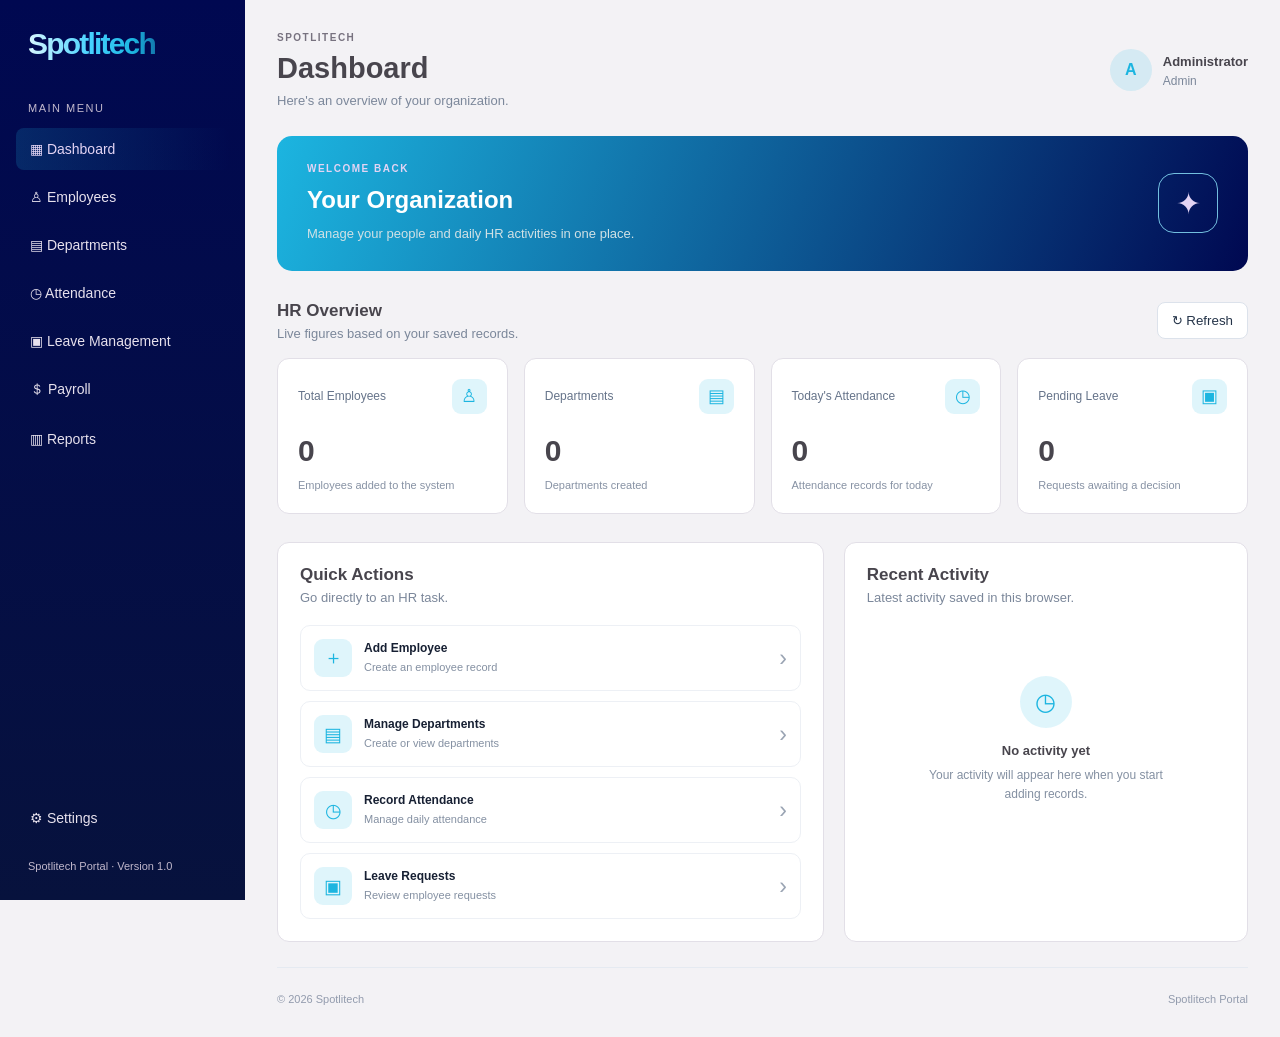
<file: index.html>
<!DOCTYPE html>
<html lang="en">
<head>
    <meta charset="UTF-8">
    <meta name="viewport" content="width=device-width, initial-scale=1.0">
    <meta http-equiv="refresh" content="0; url=dashboard.html">
    <title>Spotlitech | Dashboard</title>
</head>
<body>
    <p>Opening Spotlitech Dashboard…</p>
    <p>If you are not redirected, <a href="dashboard.html">open the Dashboard</a>.</p>
    <script>
        window.location.replace("dashboard.html");
    </script>
</body>
</html>
</file>
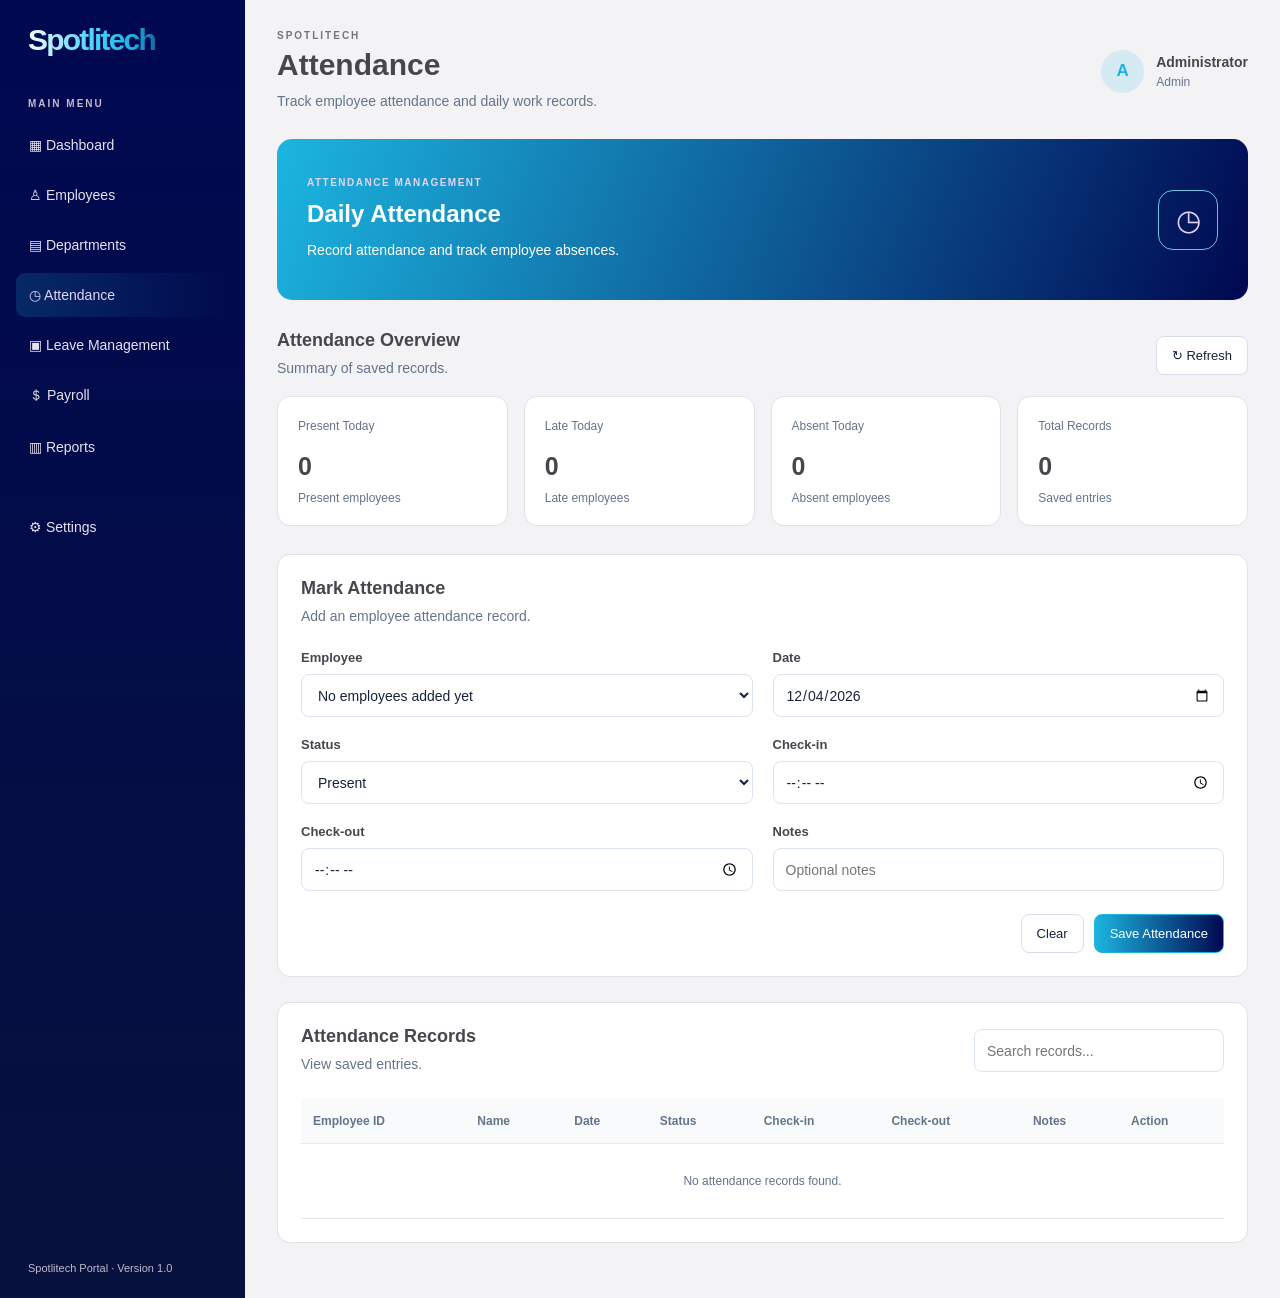
<file: attendance.html>
<!DOCTYPE html>
<html lang="en">
<head>
    <meta charset="UTF-8">
    <meta name="viewport" content="width=device-width, initial-scale=1.0">
    <title>Spotlitech | Attendance</title>
    <link rel="stylesheet" href="attendance.css">
    <link rel="stylesheet" href="spotlitech-theme.css">
</head>
<body>
<div class="app-layout">
    <aside class="sidebar">
        <h2 class="logo">Spotlitech</h2>
        <p class="menu-heading">MAIN MENU</p>
        <nav class="main-menu">
            <a href="dashboard.html">▦ Dashboard</a>
            <a href="employees.html">♙ Employees</a>
            <a href="departments.html">▤ Departments</a>
            <a class="active" href="attendance.html">◷ Attendance</a>
            <a href="leaves.html">▣ Leave Management</a>
            <a href="payroll.html">＄ Payroll</a>
            <a href="reports.html">▥ Reports</a>
            <a class="settings-link" href="settings.html">⚙ Settings</a>
        </nav>
        <p class="sidebar-footer">Spotlitech Portal · Version 1.0</p>
    </aside>

    <main class="main-content">
        <header class="page-header">
            <div>
                <p class="eyebrow">SPOTLITECH</p>
                <h1>Attendance</h1>
                <p class="subtitle">Track employee attendance and daily work records.</p>
            </div>
            <div class="user-profile">
                <div class="avatar">A</div>
                <div><strong>Administrator</strong><span>Admin</span></div>
            </div>
        </header>

        <section class="welcome-banner">
            <div>
                <p class="banner-label">ATTENDANCE MANAGEMENT</p>
                <h2>Daily Attendance</h2>
                <p>Record attendance and track employee absences.</p>
            </div>
            <div class="banner-icon">◷</div>
        </section>

        <section class="section-header">
            <div><h2>Attendance Overview</h2><p>Summary of saved records.</p></div>
            <button class="btn btn-secondary" id="attendanceRefresh">↻ Refresh</button>
        </section>

        <section class="summary-grid">
            <article class="summary-card"><span>Present Today</span><h2 id="presentCount">0</h2><p>Present employees</p></article>
            <article class="summary-card"><span>Late Today</span><h2 id="lateCount">0</h2><p>Late employees</p></article>
            <article class="summary-card"><span>Absent Today</span><h2 id="absentCount">0</h2><p>Absent employees</p></article>
            <article class="summary-card"><span>Total Records</span><h2 id="attendanceTotal">0</h2><p>Saved entries</p></article>
        </section>

        <section class="content-card">
            <div class="card-heading"><div><h2>Mark Attendance</h2><p>Add an employee attendance record.</p></div></div>
            <form id="attendanceForm">
                <div class="form-grid">
                    <div class="form-group">
                        <label for="attEmployee">Employee</label>
                        <select id="attEmployee" required>
                            <option value="">Select employee</option>
                        </select>
                    </div>
                    <div class="form-group"><label for="attDate">Date</label><input type="date" id="attDate" required></div>
                    <div class="form-group">
                        <label for="attStatus">Status</label>
                        <select id="attStatus" required>
                            <option>Present</option><option>Late</option><option>Absent</option><option>Holiday</option><option>Off Day</option>
                        </select>
                    </div>
                    <div class="form-group"><label for="attCheckIn">Check-in</label><input type="time" id="attCheckIn"></div>
                    <div class="form-group"><label for="attCheckOut">Check-out</label><input type="time" id="attCheckOut"></div>
                    <div class="form-group"><label for="attNotes">Notes</label><input type="text" id="attNotes" placeholder="Optional notes"></div>
                </div>
                <div class="form-actions">
                    <button class="btn btn-secondary" type="reset">Clear</button>
                    <button class="btn btn-primary" type="submit">Save Attendance</button>
                </div>
            </form>
        </section>

        <section class="content-card">
            <div class="card-heading">
                <div><h2>Attendance Records</h2><p>View saved entries.</p></div>
                <input class="search-input" type="search" id="attendanceSearch" placeholder="Search records...">
            </div>
            <div class="table-responsive">
                <table>
                    <thead><tr><th>Employee ID</th><th>Name</th><th>Date</th><th>Status</th><th>Check-in</th><th>Check-out</th><th>Notes</th><th>Action</th></tr></thead>
                    <tbody id="attendanceRows"></tbody>
                </table>
            </div>
        </section>
    </main>
</div>
<script src="attendance.js"></script>
</body>
</html>
</file>
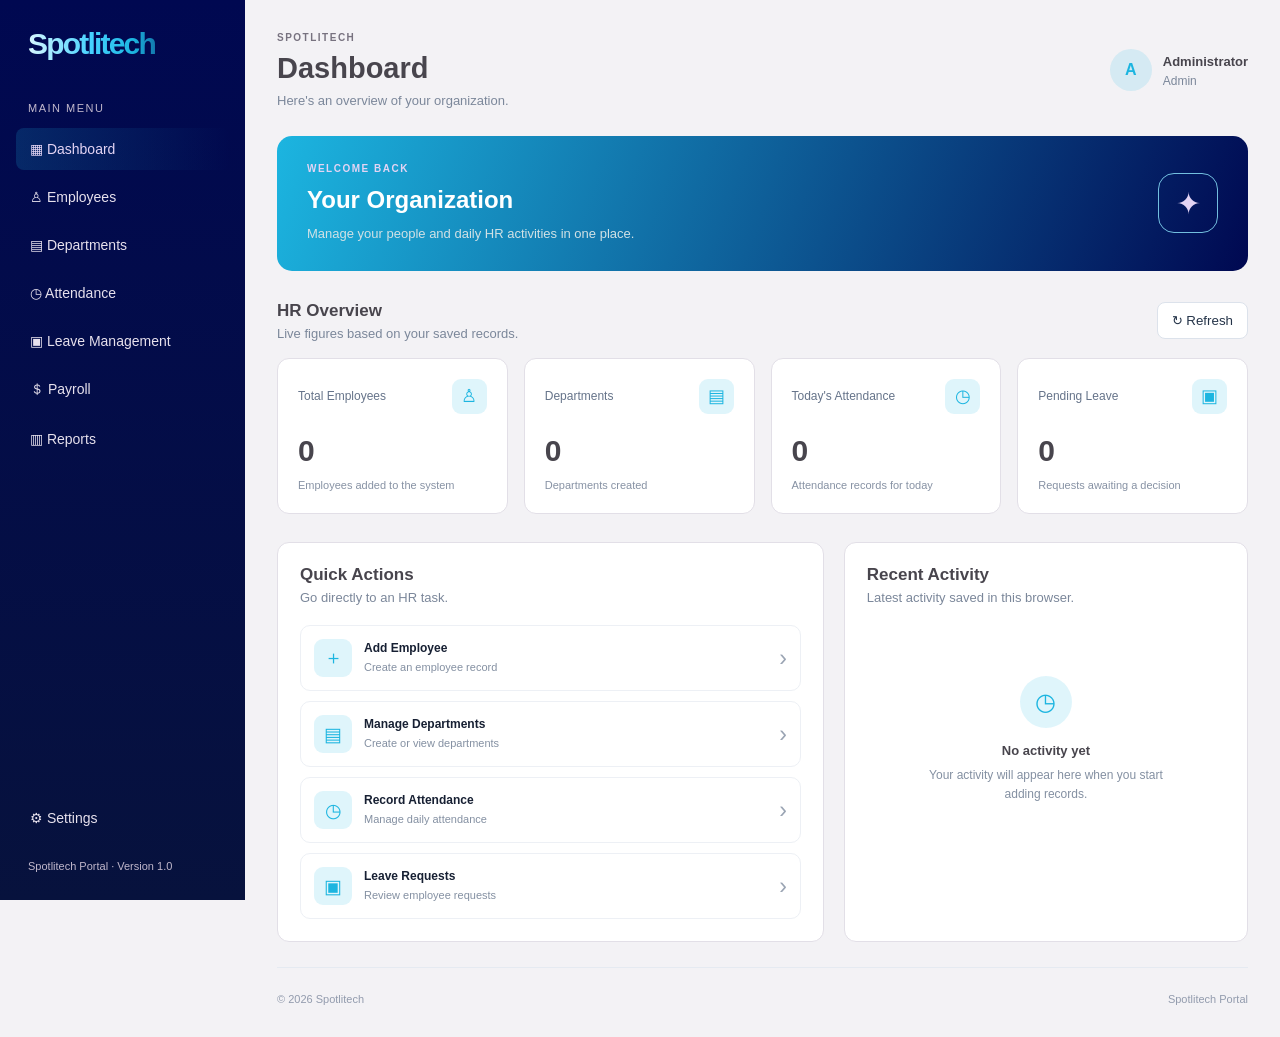
<file: dashboard.html>
<!DOCTYPE html>
<html lang="en">
<head>
    <meta charset="UTF-8">
    <meta name="viewport" content="width=device-width, initial-scale=1.0">
    <title>Spotlitech | Dashboard</title>
    <link rel="stylesheet" href="dashboard.css">
    <link rel="stylesheet" href="spotlitech-theme.css">
</head>
<body>

    <aside class="sidebar">
        <div class="logo">Spotlitech</div>
        <p class="menu-heading">MAIN MENU</p>

        <a href="dashboard.html" class="nav-link active">▦ Dashboard</a>
        <a href="employees.html" class="nav-link">♙ Employees</a>
        <a href="departments.html" class="nav-link">▤ Departments</a>
        <a href="attendance.html" class="nav-link">◷ Attendance</a>
        <a href="leaves.html" class="nav-link">▣ Leave Management</a>
        <a href="payroll.html" class="nav-link">＄ Payroll</a>
        <a href="reports.html" class="nav-link">▥ Reports</a>

        <div class="sidebar-bottom">
            <a href="settings.html" class="nav-link">⚙ Settings</a>
            <p class="version">Spotlitech Portal · Version 1.0</p>
        </div>
    </aside>

    <main class="main-content">
        <header class="topbar">
            <div>
                <p class="small-text">SPOTLITECH</p>
                <h1>Dashboard</h1>
                <p class="subtitle">Here's an overview of your organization.</p>
            </div>

            <div class="profile">
                <div class="avatar">A</div>
                <div>
                    <strong id="adminName">Administrator</strong>
                    <p>Admin</p>
                </div>
            </div>
        </header>

        <section class="welcome">
            <div>
                <p class="welcome-label">WELCOME BACK</p>
                <h2 id="companyName">Your Organization</h2>
                <p>Manage your people and daily HR activities in one place.</p>
            </div>
            <div class="welcome-icon">✦</div>
        </section>

        <section class="section-heading">
            <div>
                <h2>HR Overview</h2>
                <p>Live figures based on your saved records.</p>
            </div>
            <button class="refresh-btn" onclick="loadDashboard()">↻ Refresh</button>
        </section>

        <section class="stats-grid">
            <div class="stat-card">
                <div class="stat-top">
                    <span class="stat-label">Total Employees</span>
                    <span class="stat-icon green">♙</span>
                </div>
                <h3 id="totalEmployees">0</h3>
                <p class="stat-note">Employees added to the system</p>
            </div>

            <div class="stat-card">
                <div class="stat-top">
                    <span class="stat-label">Departments</span>
                    <span class="stat-icon purple">▤</span>
                </div>
                <h3 id="totalDepartments">0</h3>
                <p class="stat-note">Departments created</p>
            </div>

            <div class="stat-card">
                <div class="stat-top">
                    <span class="stat-label">Today's Attendance</span>
                    <span class="stat-icon blue">◷</span>
                </div>
                <h3 id="todayAttendance">0</h3>
                <p class="stat-note">Attendance records for today</p>
            </div>

            <div class="stat-card">
                <div class="stat-top">
                    <span class="stat-label">Pending Leave</span>
                    <span class="stat-icon orange">▣</span>
                </div>
                <h3 id="pendingLeaves">0</h3>
                <p class="stat-note">Requests awaiting a decision</p>
            </div>
        </section>

        <section class="content-grid">
            <div class="panel">
                <div class="panel-heading">
                    <div>
                        <h2>Quick Actions</h2>
                        <p>Go directly to an HR task.</p>
                    </div>
                </div>

                <div class="quick-actions">
                    <a href="employees.html" class="action-card">
                        <span class="action-icon green">＋</span>
                        <span>
                            <strong>Add Employee</strong>
                            <small>Create an employee record</small>
                        </span>
                        <span class="arrow">›</span>
                    </a>

                    <a href="departments.html" class="action-card">
                        <span class="action-icon purple">▤</span>
                        <span>
                            <strong>Manage Departments</strong>
                            <small>Create or view departments</small>
                        </span>
                        <span class="arrow">›</span>
                    </a>

                    <a href="attendance.html" class="action-card">
                        <span class="action-icon blue">◷</span>
                        <span>
                            <strong>Record Attendance</strong>
                            <small>Manage daily attendance</small>
                        </span>
                        <span class="arrow">›</span>
                    </a>

                    <a href="leaves.html" class="action-card">
                        <span class="action-icon orange">▣</span>
                        <span>
                            <strong>Leave Requests</strong>
                            <small>Review employee requests</small>
                        </span>
                        <span class="arrow">›</span>
                    </a>
                </div>
            </div>

            <div class="panel activity-panel">
                <div class="panel-heading">
                    <div>
                        <h2>Recent Activity</h2>
                        <p>Latest activity saved in this browser.</p>
                    </div>
                </div>

                <div id="activityList" class="empty-state">
                    <div class="empty-icon">◷</div>
                    <strong>No activity yet</strong>
                    <p>Your activity will appear here when you start adding records.</p>
                </div>
            </div>
        </section>

        <footer>
            <span>© 2026 Spotlitech</span>
            <span>Spotlitech Portal</span>
        </footer>
    </main>

    <script src="dashboard.js"></script>
</body>
</html>
</file>
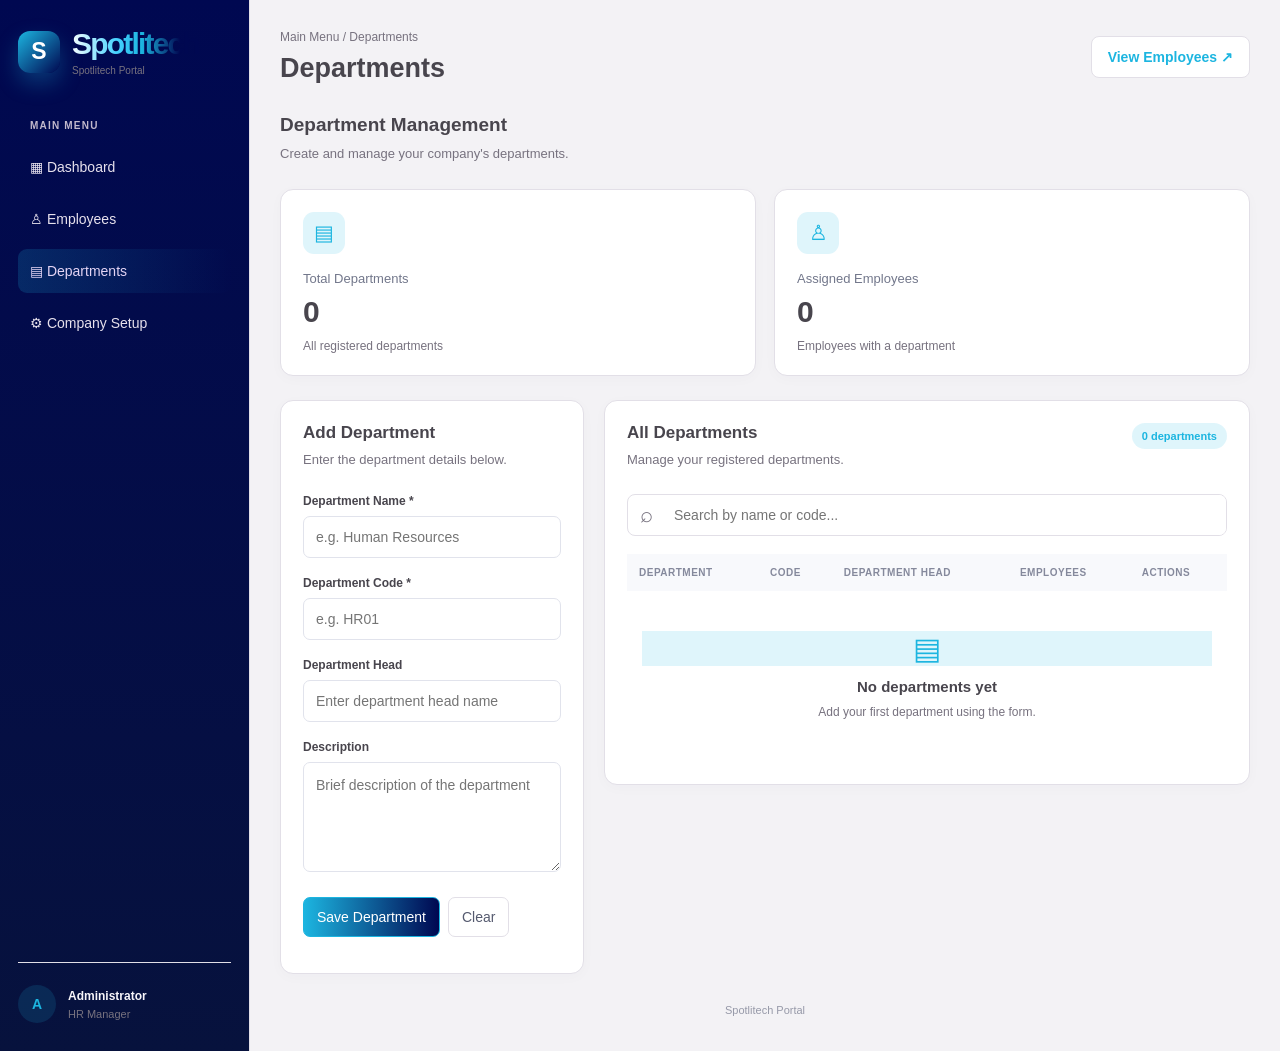
<file: departments.html>
<!DOCTYPE html>
<html lang="en">
<head>
  <meta charset="UTF-8">
  <meta name="viewport" content="width=device-width, initial-scale=1.0">
  <title>Spotlitech | Departments</title>
  <link rel="stylesheet" href="departments.css">
  <link rel="stylesheet" href="spotlitech-theme.css">
</head>
<body>
  <div class="app-layout">
    <aside class="sidebar">
      <div class="brand">
        <div class="brand-icon">S</div>
        <div>
          <h2>Spotlitech</h2>
          <p>Spotlitech Portal</p>
        </div>
      </div>

      <p class="nav-heading">MAIN MENU</p>
      <nav>
        <a href="dashboard.html" class="nav-link">▦ Dashboard</a>
        <a href="employees.html" class="nav-link">♙ Employees</a>
        <a href="departments.html" class="nav-link active">▤ Departments</a>
        <a href="setup.html" class="nav-link">⚙ Company Setup</a>
      </nav>

      <div class="sidebar-bottom">
        <div class="user-avatar">A</div>
        <div>
          <strong>Administrator</strong>
          <p>HR Manager</p>
        </div>
      </div>
    </aside>

    <main class="main-content">
      <header class="topbar">
        <div>
          <p class="breadcrumb">Main Menu / Departments</p>
          <h1>Departments</h1>
        </div>
        <a href="employees.html" class="top-button">View Employees ↗</a>
      </header>

      <section class="welcome-section">
        <div>
          <h2>Department Management</h2>
          <p>Create and manage your company's departments.</p>
        </div>
      </section>

      <section class="stats-grid">
        <div class="stat-card">
          <div class="stat-icon purple">▤</div>
          <p>Total Departments</p>
          <h2 id="totalDepartments">0</h2>
          <span>All registered departments</span>
        </div>

        <div class="stat-card">
          <div class="stat-icon green">♙</div>
          <p>Assigned Employees</p>
          <h2 id="assignedEmployees">0</h2>
          <span>Employees with a department</span>
        </div>
      </section>

      <section class="content-grid">
        <div class="panel form-panel">
          <div class="panel-heading">
            <div>
              <h2 id="formTitle">Add Department</h2>
              <p>Enter the department details below.</p>
            </div>
          </div>

          <form id="departmentForm">
            <input type="hidden" id="departmentId">

            <label for="departmentName">Department Name *</label>
            <input type="text" id="departmentName"
              placeholder="e.g. Human Resources" required maxlength="80">

            <label for="departmentCode">Department Code *</label>
            <input type="text" id="departmentCode"
              placeholder="e.g. HR01" required maxlength="20">

            <label for="departmentHead">Department Head</label>
            <input type="text" id="departmentHead"
              placeholder="Enter department head name" maxlength="100">

            <label for="departmentDescription">Description</label>
            <textarea id="departmentDescription"
              placeholder="Brief description of the department"
              rows="4" maxlength="500"></textarea>

            <div class="form-actions">
              <button type="submit" class="primary-button" id="saveBtn">
                Save Department
              </button>
              <button type="button" class="secondary-button"
                id="cancelBtn" hidden>Cancel</button>
              <button type="reset" class="secondary-button" id="resetBtn">
                Clear
              </button>
            </div>

            <p id="message" class="message" role="status" aria-live="polite"></p>
          </form>
        </div>

        <div class="panel list-panel">
          <div class="panel-heading">
            <div>
              <h2>All Departments</h2>
              <p>Manage your registered departments.</p>
            </div>
            <span class="count-badge" id="tableCount">0 departments</span>
          </div>

          <div class="search-wrap">
            <span>⌕</span>
            <input type="search" id="searchInput"
              placeholder="Search by name or code...">
          </div>

          <div class="table-wrap">
            <table>
              <thead>
                <tr>
                  <th>DEPARTMENT</th>
                  <th>CODE</th>
                  <th>DEPARTMENT HEAD</th>
                  <th>EMPLOYEES</th>
                  <th>ACTIONS</th>
                </tr>
              </thead>
              <tbody id="departmentTableBody"></tbody>
            </table>
            <div id="emptyState" class="empty-state">
              <div class="empty-icon">▤</div>
              <h3>No departments yet</h3>
              <p>Add your first department using the form.</p>
            </div>
          </div>
        </div>
      </section>

      <footer>Spotlitech Portal</footer>
    </main>
  </div>

  <script src="departments.js"></script>
</body>
</html>
</file>
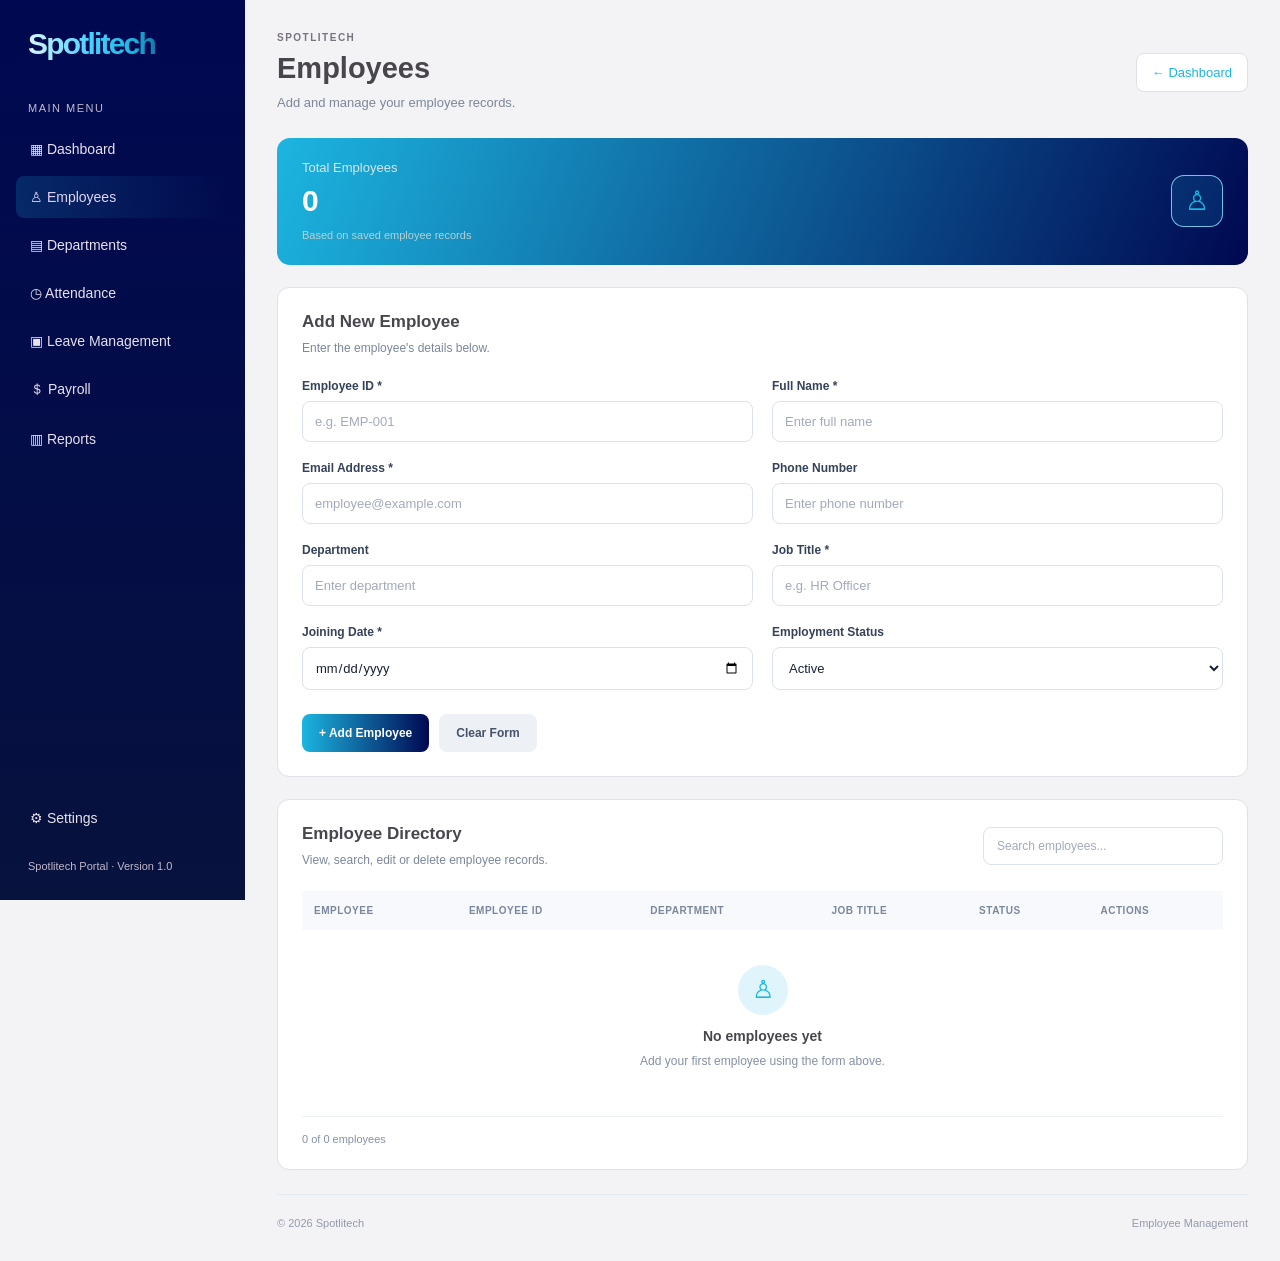
<file: employees.html>
<!DOCTYPE html>
<html lang="en">
<head>
    <meta charset="UTF-8">
    <meta name="viewport" content="width=device-width, initial-scale=1.0">
    <title>Spotlitech | Employees</title>
    <link rel="stylesheet" href="employees.css">
    <link rel="stylesheet" href="spotlitech-theme.css">
</head>
<body>

    <aside class="sidebar">
        <div class="logo">Spotlitech</div>

        <p class="menu-heading">MAIN MENU</p>

        <a href="dashboard.html" class="nav-link">▦ Dashboard</a>
        <a href="employees.html" class="nav-link active">♙ Employees</a>
        <a href="departments.html" class="nav-link">▤ Departments</a>
        <a href="attendance.html" class="nav-link">◷ Attendance</a>
        <a href="leaves.html" class="nav-link">▣ Leave Management</a>
        <a href="payroll.html" class="nav-link">＄ Payroll</a>
        <a href="reports.html" class="nav-link">▥ Reports</a>

        <div class="sidebar-bottom">
            <a href="settings.html" class="nav-link">⚙ Settings</a>
            <p class="version">Spotlitech Portal · Version 1.0</p>
        </div>
    </aside>

    <main class="main-content">

        <header class="topbar">
            <div>
                <p class="small-text">SPOTLITECH</p>
                <h1>Employees</h1>
                <p class="subtitle">Add and manage your employee records.</p>
            </div>

            <a href="dashboard.html" class="back-btn">← Dashboard</a>
        </header>

        <section class="summary-card">
            <div>
                <p>Total Employees</p>
                <h2 id="employeeCount">0</h2>
                <small>Based on saved employee records</small>
            </div>
            <div class="summary-icon">♙</div>
        </section>

        <section class="panel form-panel">
            <div class="panel-heading">
                <div>
                    <h2 id="formTitle">Add New Employee</h2>
                    <p>Enter the employee's details below.</p>
                </div>
            </div>

            <form id="employeeForm">

                <div class="form-grid">
                    <div class="form-group">
                        <label for="employeeId">Employee ID *</label>
                        <input
                            type="text"
                            id="employeeId"
                            placeholder="e.g. EMP-001"
                            required
                        >
                    </div>

                    <div class="form-group">
                        <label for="fullName">Full Name *</label>
                        <input
                            type="text"
                            id="fullName"
                            placeholder="Enter full name"
                            required
                        >
                    </div>

                    <div class="form-group">
                        <label for="email">Email Address *</label>
                        <input
                            type="email"
                            id="email"
                            placeholder="employee@example.com"
                            required
                        >
                    </div>

                    <div class="form-group">
                        <label for="phone">Phone Number</label>
                        <input
                            type="tel"
                            id="phone"
                            placeholder="Enter phone number"
                        >
                    </div>

                    <div class="form-group">
                        <label for="department">Department</label>
                        <input
                            type="text"
                            id="department"
                            placeholder="Enter department"
                        >
                    </div>

                    <div class="form-group">
                        <label for="jobTitle">Job Title *</label>
                        <input
                            type="text"
                            id="jobTitle"
                            placeholder="e.g. HR Officer"
                            required
                        >
                    </div>

                    <div class="form-group">
                        <label for="joinDate">Joining Date *</label>
                        <input type="date" id="joinDate" required>
                    </div>

                    <div class="form-group">
                        <label for="status">Employment Status</label>
                        <select id="status">
                            <option value="Active">Active</option>
                            <option value="Inactive">Inactive</option>
                        </select>
                    </div>
                </div>

                <div class="form-buttons">
                    <button type="submit" class="primary-btn" id="saveBtn">
                        + Add Employee
                    </button>

                    <button type="button" class="cancel-btn" id="cancelBtn" hidden>
                        Cancel Edit
                    </button>

                    <button type="reset" class="reset-btn" id="resetBtn">
                        Clear Form
                    </button>
                </div>
            </form>
        </section>

        <section class="panel employees-panel">
            <div class="list-heading">
                <div>
                    <h2>Employee Directory</h2>
                    <p>View, search, edit or delete employee records.</p>
                </div>

                <input
                    type="search"
                    id="searchInput"
                    class="search-input"
                    placeholder="Search employees..."
                    aria-label="Search employees"
                >
            </div>

            <div id="message" class="message" role="status" hidden></div>

            <div class="table-wrapper">
                <table>
                    <thead>
                        <tr>
                            <th>EMPLOYEE</th>
                            <th>EMPLOYEE ID</th>
                            <th>DEPARTMENT</th>
                            <th>JOB TITLE</th>
                            <th>STATUS</th>
                            <th>ACTIONS</th>
                        </tr>
                    </thead>

                    <tbody id="employeeTableBody"></tbody>
                </table>
            </div>

            <div id="emptyState" class="empty-state">
                <div class="empty-icon">♙</div>
                <h3>No employees yet</h3>
                <p>Add your first employee using the form above.</p>
            </div>

            <div class="table-footer">
                <span id="tableCount">0 employees</span>
            </div>
        </section>

        <footer>
            <span>© 2026 Spotlitech</span>
            <span>Employee Management</span>
        </footer>

    </main>

    <script src="employees.js"></script>
</body>
</html>
</file>
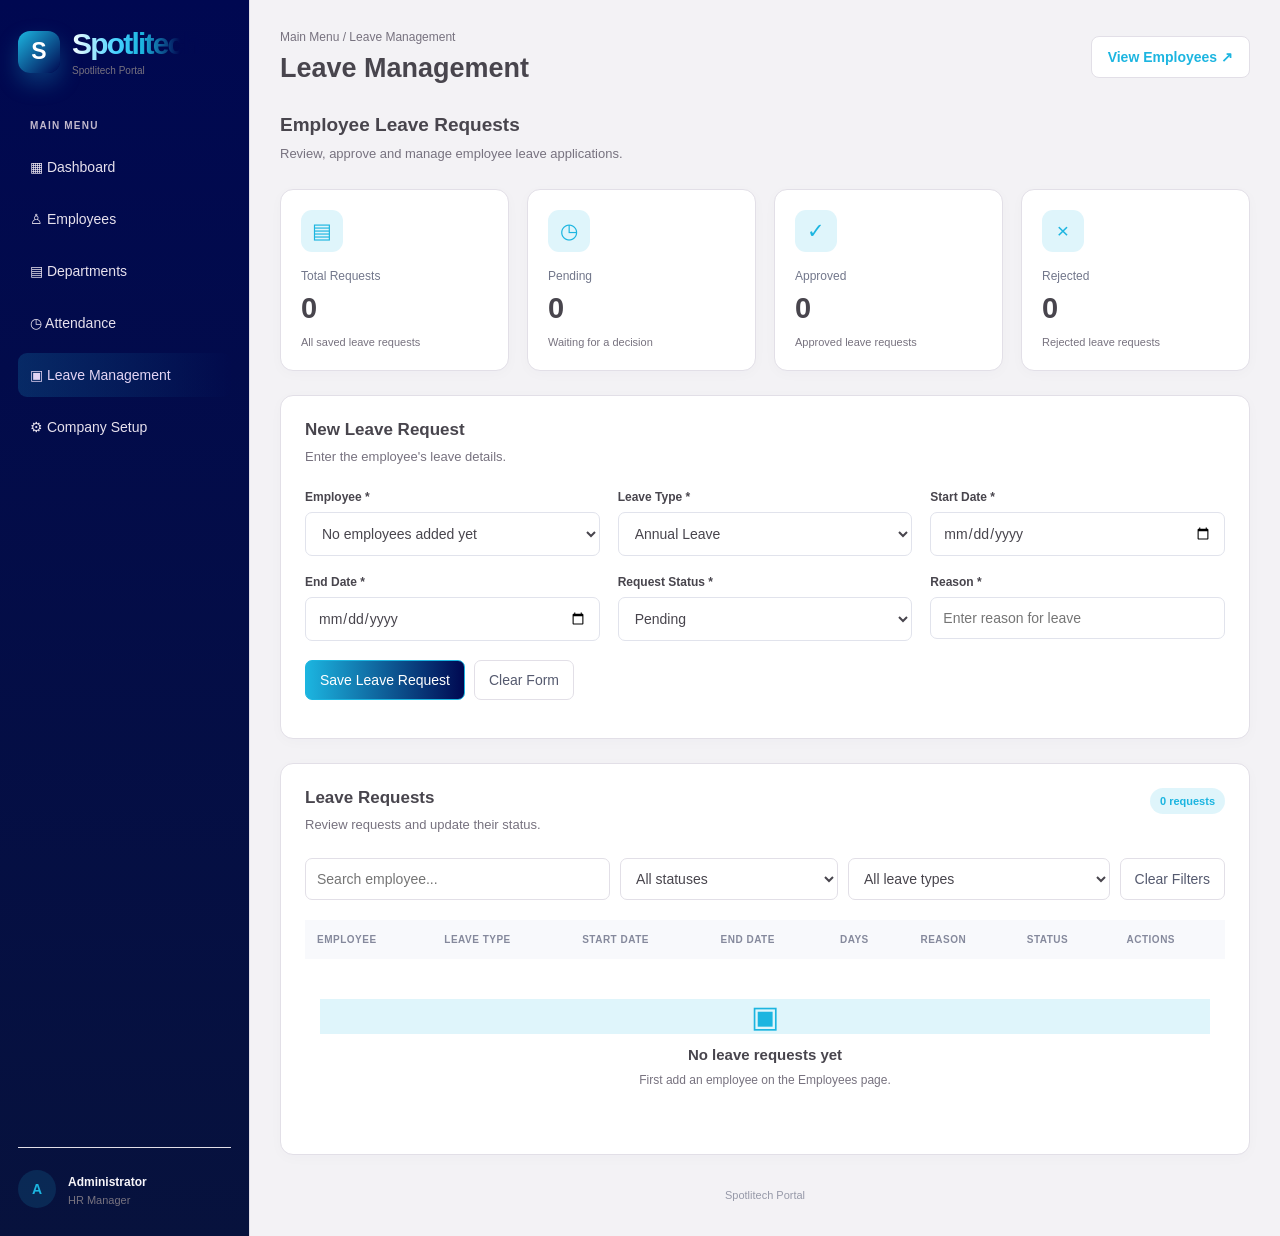
<file: leaves.html>
<!DOCTYPE html>
<html lang="en">
<head>
  <meta charset="UTF-8">
  <meta name="viewport" content="width=device-width, initial-scale=1.0">
  <title>Spotlitech | Leave Management</title>
  <link rel="stylesheet" href="leaves.css">
  <link rel="stylesheet" href="spotlitech-theme.css">
</head>
<body>
  <div class="app-layout">
    <aside class="sidebar">
      <div class="brand">
        <div class="brand-icon">S</div>
        <div>
          <h2>Spotlitech</h2>
          <p>Spotlitech Portal</p>
        </div>
      </div>

      <p class="nav-heading">MAIN MENU</p>
      <nav>
        <a href="dashboard.html" class="nav-link">▦ Dashboard</a>
        <a href="employees.html" class="nav-link">♙ Employees</a>
        <a href="departments.html" class="nav-link">▤ Departments</a>
        <a href="attendance.html" class="nav-link">◷ Attendance</a>
        <a href="leaves.html" class="nav-link active">▣ Leave Management</a>
        <a href="setup.html" class="nav-link">⚙ Company Setup</a>
      </nav>

      <div class="sidebar-bottom">
        <div class="user-avatar">A</div>
        <div>
          <strong>Administrator</strong>
          <p>HR Manager</p>
        </div>
      </div>
    </aside>

    <main class="main-content">
      <header class="topbar">
        <div>
          <p class="breadcrumb">Main Menu / Leave Management</p>
          <h1>Leave Management</h1>
        </div>
        <a href="employees.html" class="top-button">View Employees ↗</a>
      </header>

      <section class="welcome-section">
        <h2>Employee Leave Requests</h2>
        <p>Review, approve and manage employee leave applications.</p>
      </section>

      <section class="stats-grid">
        <div class="stat-card">
          <div class="stat-icon purple">▤</div>
          <p>Total Requests</p>
          <h2 id="totalLeaves">0</h2>
          <span>All saved leave requests</span>
        </div>

        <div class="stat-card">
          <div class="stat-icon orange">◷</div>
          <p>Pending</p>
          <h2 id="pendingLeaves">0</h2>
          <span>Waiting for a decision</span>
        </div>

        <div class="stat-card">
          <div class="stat-icon green">✓</div>
          <p>Approved</p>
          <h2 id="approvedLeaves">0</h2>
          <span>Approved leave requests</span>
        </div>

        <div class="stat-card">
          <div class="stat-icon red">×</div>
          <p>Rejected</p>
          <h2 id="rejectedLeaves">0</h2>
          <span>Rejected leave requests</span>
        </div>
      </section>

      <section class="panel form-panel">
        <div class="panel-heading">
          <div>
            <h2 id="formTitle">New Leave Request</h2>
            <p>Enter the employee's leave details.</p>
          </div>
        </div>

        <form id="leaveForm">
          <input type="hidden" id="leaveId">

          <div class="form-grid">
            <div>
              <label for="employeeSelect">Employee *</label>
              <select id="employeeSelect" required>
                <option value="">Select an employee</option>
              </select>
            </div>

            <div>
              <label for="leaveType">Leave Type *</label>
              <select id="leaveType" required>
                <option value="Annual Leave">Annual Leave</option>
                <option value="Sick Leave">Sick Leave</option>
                <option value="Casual Leave">Casual Leave</option>
                <option value="Unpaid Leave">Unpaid Leave</option>
                <option value="Maternity Leave">Maternity Leave</option>
                <option value="Paternity Leave">Paternity Leave</option>
                <option value="Other">Other</option>
              </select>
            </div>

            <div>
              <label for="startDate">Start Date *</label>
              <input type="date" id="startDate" required>
            </div>

            <div>
              <label for="endDate">End Date *</label>
              <input type="date" id="endDate" required>
            </div>

            <div>
              <label for="leaveStatus">Request Status *</label>
              <select id="leaveStatus" required>
                <option value="Pending">Pending</option>
                <option value="Approved">Approved</option>
                <option value="Rejected">Rejected</option>
              </select>
            </div>

            <div>
              <label for="leaveReason">Reason *</label>
              <input type="text" id="leaveReason"
                placeholder="Enter reason for leave"
                maxlength="500" required>
            </div>
          </div>

          <div class="form-actions">
            <button type="submit" class="primary-button" id="saveBtn">
              Save Leave Request
            </button>
            <button type="button" class="secondary-button"
              id="cancelBtn" hidden>Cancel Edit</button>
            <button type="reset" class="secondary-button" id="resetBtn">
              Clear Form
            </button>
          </div>

          <p id="message" class="message" role="status" aria-live="polite"></p>
        </form>
      </section>

      <section class="panel list-panel">
        <div class="panel-heading">
          <div>
            <h2>Leave Requests</h2>
            <p>Review requests and update their status.</p>
          </div>
          <span class="count-badge" id="tableCount">0 requests</span>
        </div>

        <div class="filters">
          <input type="search" id="searchInput"
            placeholder="Search employee...">

          <select id="filterStatus" aria-label="Filter by status">
            <option value="">All statuses</option>
            <option value="Pending">Pending</option>
            <option value="Approved">Approved</option>
            <option value="Rejected">Rejected</option>
          </select>

          <select id="filterType" aria-label="Filter by leave type">
            <option value="">All leave types</option>
            <option value="Annual Leave">Annual Leave</option>
            <option value="Sick Leave">Sick Leave</option>
            <option value="Casual Leave">Casual Leave</option>
            <option value="Unpaid Leave">Unpaid Leave</option>
            <option value="Maternity Leave">Maternity Leave</option>
            <option value="Paternity Leave">Paternity Leave</option>
            <option value="Other">Other</option>
          </select>

          <button type="button" class="secondary-button" id="clearFilters">
            Clear Filters
          </button>
        </div>

        <div class="table-wrap">
          <table>
            <thead>
              <tr>
                <th>EMPLOYEE</th>
                <th>LEAVE TYPE</th>
                <th>START DATE</th>
                <th>END DATE</th>
                <th>DAYS</th>
                <th>REASON</th>
                <th>STATUS</th>
                <th>ACTIONS</th>
              </tr>
            </thead>
            <tbody id="leaveTableBody"></tbody>
          </table>

          <div id="emptyState" class="empty-state">
            <div class="empty-icon">▣</div>
            <h3>No leave requests yet</h3>
            <p>Add your first leave request using the form above.</p>
          </div>
        </div>
      </section>

      <footer>Spotlitech Portal</footer>
    </main>
  </div>

  <script src="leaves.js"></script>
</body>
</html>
</file>
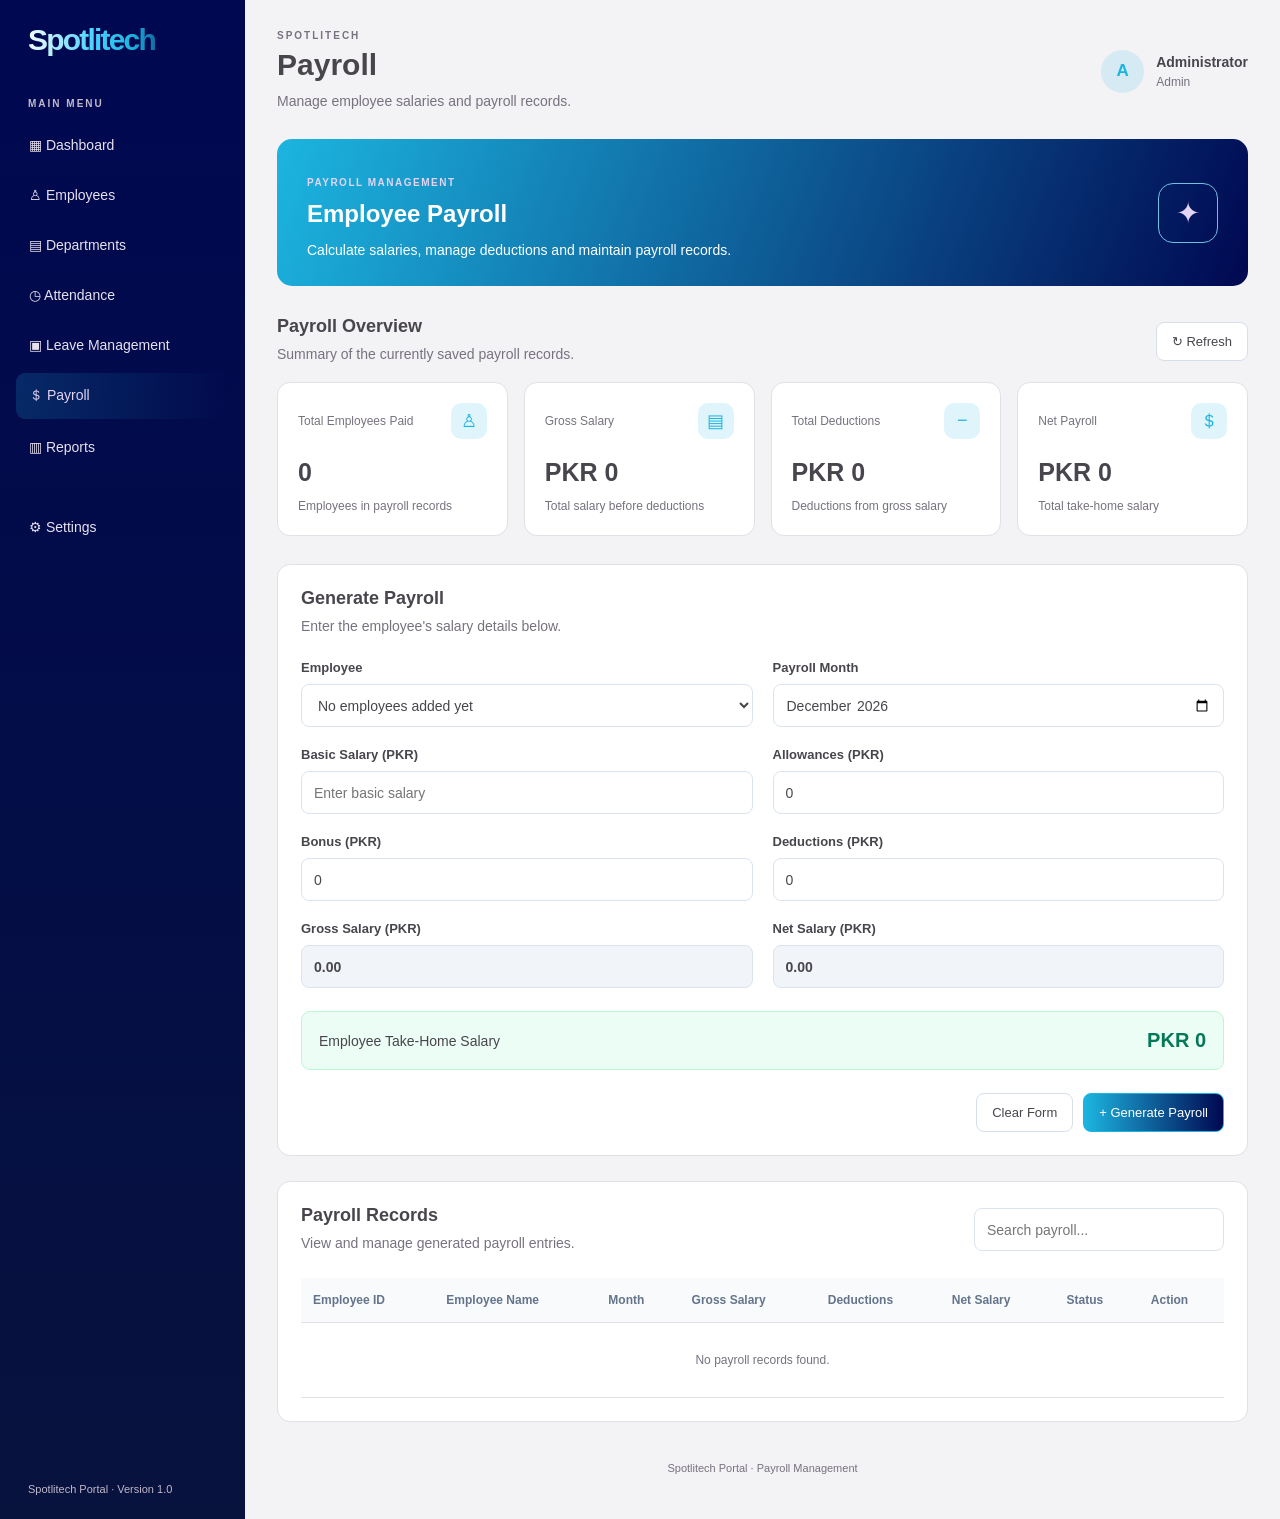
<file: payroll.html>
<!DOCTYPE html>
<html lang="en">
<head>
    <meta charset="UTF-8">
    <meta name="viewport" content="width=device-width, initial-scale=1.0">
    <title>Spotlitech | Payroll</title>
    <link rel="stylesheet" href="payroll.css">
    <link rel="stylesheet" href="spotlitech-theme.css">
</head>
<body>

<div class="app-layout">

    <!-- Sidebar: keep the same names across all pages -->
    <aside class="sidebar">
        <h2 class="logo">Spotlitech</h2>

        <p class="menu-heading">MAIN MENU</p>

        <nav class="main-menu">
            <a href="dashboard.html">▦ Dashboard</a>
            <a href="employees.html">♙ Employees</a>
            <a href="departments.html">▤ Departments</a>
            <a href="attendance.html">◷ Attendance</a>
            <a href="leaves.html">▣ Leave Management</a>
            <a href="payroll.html" class="active">＄ Payroll</a>
            <a href="reports.html">▥ Reports</a>
            <a href="settings.html" class="settings-link">⚙ Settings</a>
        </nav>

        <p class="sidebar-footer">Spotlitech Portal · Version 1.0</p>
    </aside>

    <!-- Main Content -->
    <main class="main-content">

        <header class="page-header">
            <div>
                <p class="eyebrow">SPOTLITECH</p>
                <h1>Payroll</h1>
                <p class="subtitle">Manage employee salaries and payroll records.</p>
            </div>

            <div class="user-profile">
                <div class="avatar">A</div>
                <div>
                    <strong>Administrator</strong>
                    <span>Admin</span>
                </div>
            </div>
        </header>

        <section class="welcome-banner">
            <div>
                <p class="banner-label">PAYROLL MANAGEMENT</p>
                <h2>Employee Payroll</h2>
                <p>Calculate salaries, manage deductions and maintain payroll records.</p>
            </div>
            <div class="banner-icon">✦</div>
        </section>

        <!-- Summary Cards -->
        <section class="section-header">
            <div>
                <h2>Payroll Overview</h2>
                <p>Summary of the currently saved payroll records.</p>
            </div>
            <button class="btn btn-secondary" id="refreshBtn">↻ Refresh</button>
        </section>

        <section class="summary-grid">
            <article class="summary-card">
                <div class="card-top">
                    <span>Total Employees Paid</span>
                    <span class="card-icon green">♙</span>
                </div>
                <h2 id="totalPaid">0</h2>
                <p>Employees in payroll records</p>
            </article>

            <article class="summary-card">
                <div class="card-top">
                    <span>Gross Salary</span>
                    <span class="card-icon purple">▤</span>
                </div>
                <h2 id="totalGross">PKR 0</h2>
                <p>Total salary before deductions</p>
            </article>

            <article class="summary-card">
                <div class="card-top">
                    <span>Total Deductions</span>
                    <span class="card-icon blue">−</span>
                </div>
                <h2 id="totalDeductions">PKR 0</h2>
                <p>Deductions from gross salary</p>
            </article>

            <article class="summary-card">
                <div class="card-top">
                    <span>Net Payroll</span>
                    <span class="card-icon orange">＄</span>
                </div>
                <h2 id="totalNet">PKR 0</h2>
                <p>Total take-home salary</p>
            </article>
        </section>

        <!-- Payroll Form -->
        <section class="content-card">
            <div class="card-heading">
                <div>
                    <h2>Generate Payroll</h2>
                    <p>Enter the employee's salary details below.</p>
                </div>
            </div>

            <form id="payrollForm">
                <div class="form-grid">

                    <div class="form-group">
                        <label for="employeeName">Employee</label>
                        <select id="employeeName" required>
                            <option value="">Select employee</option>
                        </select>
                    </div>

                    <div class="form-group">
                        <label for="payrollMonth">Payroll Month</label>
                        <input type="month" id="payrollMonth" required>
                    </div>

                    <div class="form-group">
                        <label for="basicSalary">Basic Salary (PKR)</label>
                        <input type="number" id="basicSalary" min="0"
                               step="0.01" placeholder="Enter basic salary" required>
                    </div>

                    <div class="form-group">
                        <label for="allowances">Allowances (PKR)</label>
                        <input type="number" id="allowances" min="0"
                               step="0.01" value="0" required>
                    </div>

                    <div class="form-group">
                        <label for="bonus">Bonus (PKR)</label>
                        <input type="number" id="bonus" min="0"
                               step="0.01" value="0" required>
                    </div>

                    <div class="form-group">
                        <label for="deductions">Deductions (PKR)</label>
                        <input type="number" id="deductions" min="0"
                               step="0.01" value="0" required>
                    </div>

                    <div class="form-group">
                        <label for="grossSalary">Gross Salary (PKR)</label>
                        <input type="number" id="grossSalary" readonly>
                    </div>

                    <div class="form-group">
                        <label for="netSalary">Net Salary (PKR)</label>
                        <input type="number" id="netSalary" readonly>
                    </div>

                </div>

                <div class="salary-preview">
                    <span>Employee Take-Home Salary</span>
                    <strong id="salaryPreview">PKR 0</strong>
                </div>

                <div class="form-actions">
                    <button type="reset" class="btn btn-secondary">Clear Form</button>
                    <button type="submit" class="btn btn-primary">
                        + Generate Payroll
                    </button>
                </div>
            </form>
        </section>

        <!-- Payroll Records -->
        <section class="content-card">
            <div class="card-heading records-heading">
                <div>
                    <h2>Payroll Records</h2>
                    <p>View and manage generated payroll entries.</p>
                </div>

                <input type="search" id="searchPayroll"
                       class="search-input" placeholder="Search payroll...">
            </div>

            <div class="table-responsive">
                <table>
                    <thead>
                        <tr>
                            <th>Employee ID</th>
                            <th>Employee Name</th>
                            <th>Month</th>
                            <th>Gross Salary</th>
                            <th>Deductions</th>
                            <th>Net Salary</th>
                            <th>Status</th>
                            <th>Action</th>
                        </tr>
                    </thead>
                    <tbody id="payrollTableBody">
                        <tr>
                            <td colspan="8" class="empty-state">
                                No payroll records found. Generate payroll to get started.
                            </td>
                        </tr>
                    </tbody>
                </table>
            </div>
        </section>

        <footer class="page-footer">
            Spotlitech Portal · Payroll Management
        </footer>

    </main>
</div>

<script src="payroll.js"></script>
</body>
</html>
</file>
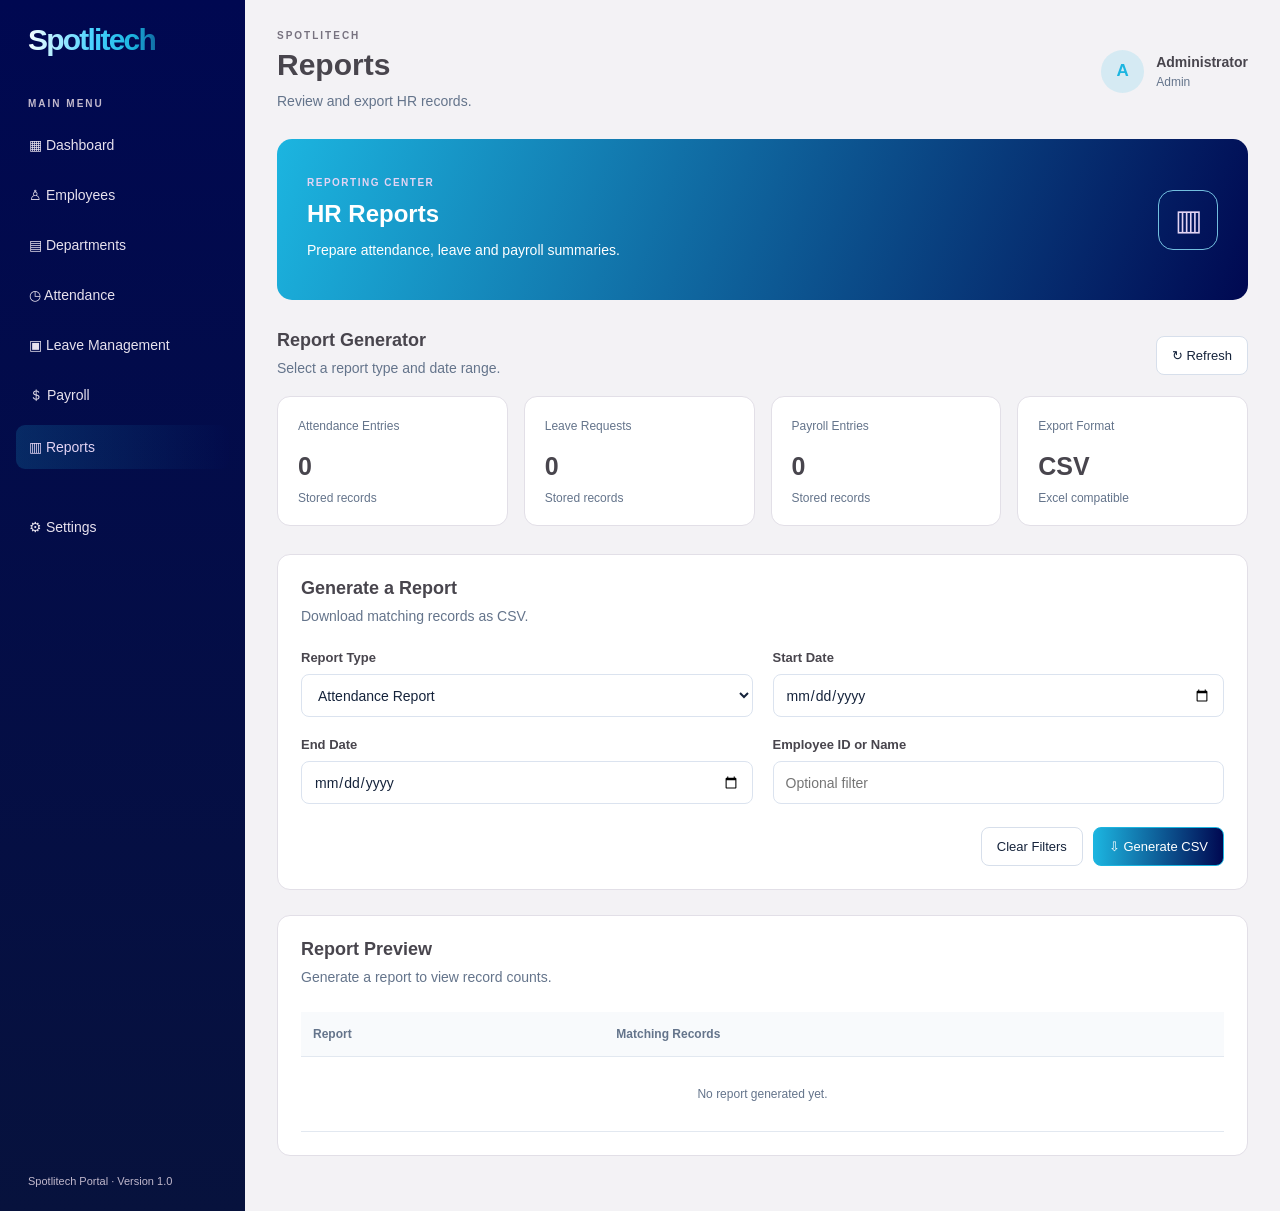
<file: reports.html>
<!DOCTYPE html>
<html lang="en">
<head><meta charset="UTF-8"><meta name="viewport" content="width=device-width,initial-scale=1.0">
<title>Spotlitech | Reports</title><link rel="stylesheet" href="reports.css"><link rel="stylesheet" href="spotlitech-theme.css"></head>
<body><div class="app-layout">
<aside class="sidebar"><h2 class="logo">Spotlitech</h2><p class="menu-heading">MAIN MENU</p><nav class="main-menu">
<a href="dashboard.html">▦ Dashboard</a><a href="employees.html">♙ Employees</a><a href="departments.html">▤ Departments</a><a href="attendance.html">◷ Attendance</a><a href="leaves.html">▣ Leave Management</a><a href="payroll.html">＄ Payroll</a><a class="active" href="reports.html">▥ Reports</a><a class="settings-link" href="settings.html">⚙ Settings</a></nav><p class="sidebar-footer">Spotlitech Portal · Version 1.0</p></aside>
<main class="main-content">
<header class="page-header"><div><p class="eyebrow">SPOTLITECH</p><h1>Reports</h1><p class="subtitle">Review and export HR records.</p></div><div class="user-profile"><div class="avatar">A</div><div><strong>Administrator</strong><span>Admin</span></div></div></header>
<section class="welcome-banner"><div><p class="banner-label">REPORTING CENTER</p><h2>HR Reports</h2><p>Prepare attendance, leave and payroll summaries.</p></div><div class="banner-icon">▥</div></section>
<section class="section-header"><div><h2>Report Generator</h2><p>Select a report type and date range.</p></div><button class="btn btn-secondary" id="reportRefresh">↻ Refresh</button></section>
<section class="summary-grid">
<article class="summary-card"><span>Attendance Entries</span><h2 id="reportAttendanceCount">0</h2><p>Stored records</p></article>
<article class="summary-card"><span>Leave Requests</span><h2 id="reportLeaveCount">0</h2><p>Stored records</p></article>
<article class="summary-card"><span>Payroll Entries</span><h2 id="reportPayrollCount">0</h2><p>Stored records</p></article>
<article class="summary-card"><span>Export Format</span><h2>CSV</h2><p>Excel compatible</p></article>
</section>
<section class="content-card"><div class="card-heading"><div><h2>Generate a Report</h2><p>Download matching records as CSV.</p></div></div>
<form id="reportForm"><div class="form-grid">
<div class="form-group"><label for="reportType">Report Type</label><select id="reportType"><option value="attendance">Attendance Report</option><option value="leave">Leave Report</option><option value="payroll">Payroll Report</option><option value="all">All Reports</option></select></div>
<div class="form-group"><label for="reportStart">Start Date</label><input type="date" id="reportStart"></div>
<div class="form-group"><label for="reportEnd">End Date</label><input type="date" id="reportEnd"></div>
<div class="form-group"><label for="reportSearch">Employee ID or Name</label><input type="search" id="reportSearch" placeholder="Optional filter"></div>
</div><div class="form-actions"><button type="reset" class="btn btn-secondary">Clear Filters</button><button type="submit" class="btn btn-primary">⇩ Generate CSV</button></div></form></section>
<section class="content-card"><div class="card-heading"><div><h2>Report Preview</h2><p id="reportDescription">Generate a report to view record counts.</p></div></div><div class="table-responsive"><table><thead><tr><th>Report</th><th>Matching Records</th></tr></thead><tbody id="previewRows"><tr><td colspan="2" class="empty-state">No report generated yet.</td></tr></tbody></table></div></section>
</main></div><script src="reports.js"></script></body></html>
</file>
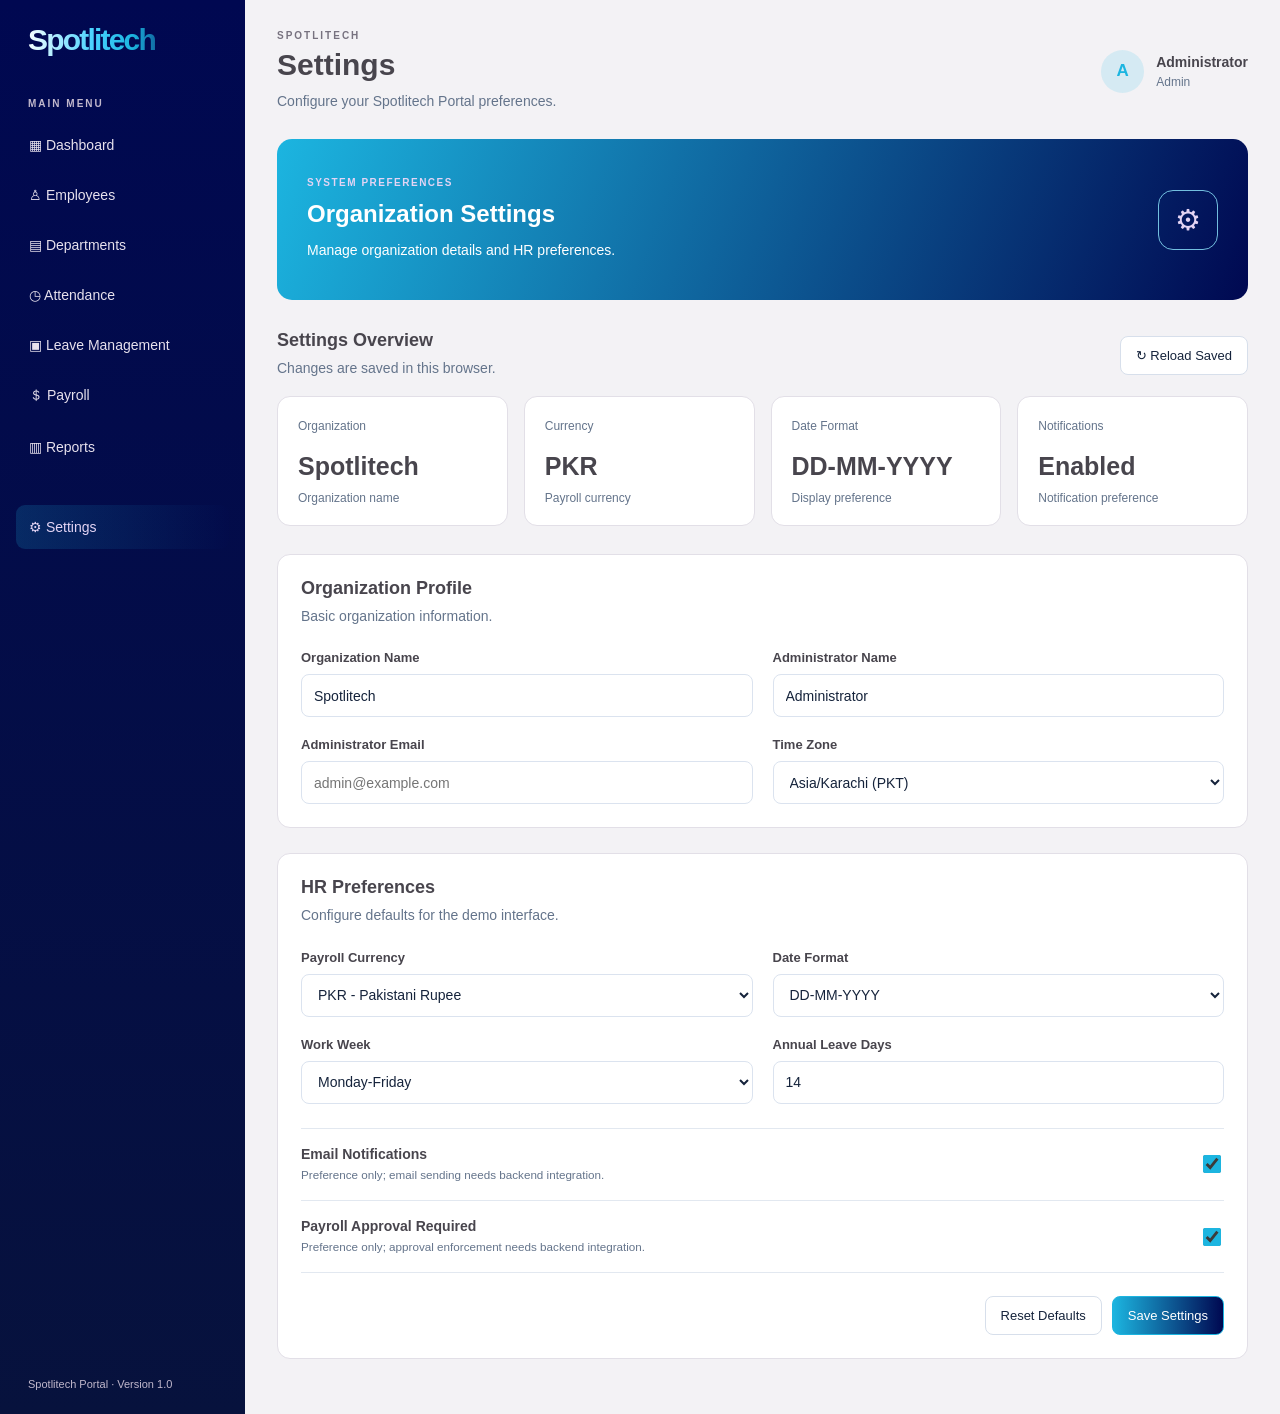
<file: settings.html>
<!DOCTYPE html>
<html lang="en">
<head><meta charset="UTF-8"><meta name="viewport" content="width=device-width,initial-scale=1.0">
<title>Spotlitech | Settings</title><link rel="stylesheet" href="settings.css"><link rel="stylesheet" href="spotlitech-theme.css"></head>
<body><div class="app-layout">
<aside class="sidebar"><h2 class="logo">Spotlitech</h2><p class="menu-heading">MAIN MENU</p><nav class="main-menu">
<a href="dashboard.html">▦ Dashboard</a><a href="employees.html">♙ Employees</a><a href="departments.html">▤ Departments</a><a href="attendance.html">◷ Attendance</a><a href="leaves.html">▣ Leave Management</a><a href="payroll.html">＄ Payroll</a><a href="reports.html">▥ Reports</a><a class="active settings-link" href="settings.html">⚙ Settings</a></nav><p class="sidebar-footer">Spotlitech Portal · Version 1.0</p></aside>
<main class="main-content">
<header class="page-header"><div><p class="eyebrow">SPOTLITECH</p><h1>Settings</h1><p class="subtitle">Configure your Spotlitech Portal preferences.</p></div><div class="user-profile"><div class="avatar">A</div><div><strong>Administrator</strong><span>Admin</span></div></div></header>
<section class="welcome-banner"><div><p class="banner-label">SYSTEM PREFERENCES</p><h2>Organization Settings</h2><p>Manage organization details and HR preferences.</p></div><div class="banner-icon">⚙</div></section>
<section class="section-header"><div><h2>Settings Overview</h2><p>Changes are saved in this browser.</p></div><button class="btn btn-secondary" id="settingsRefresh">↻ Reload Saved</button></section>
<section class="summary-grid">
<article class="summary-card"><span>Organization</span><h2 id="settingOrgSummary">Spotlitech</h2><p>Organization name</p></article>
<article class="summary-card"><span>Currency</span><h2 id="settingCurrencySummary">PKR</h2><p>Payroll currency</p></article>
<article class="summary-card"><span>Date Format</span><h2 id="settingDateSummary">DD-MM-YYYY</h2><p>Display preference</p></article>
<article class="summary-card"><span>Notifications</span><h2 id="settingNotifySummary">Enabled</h2><p>Notification preference</p></article>
</section>
<form id="settingsForm">
<section class="content-card"><div class="card-heading"><div><h2>Organization Profile</h2><p>Basic organization information.</p></div></div>
<div class="form-grid">
<div class="form-group"><label for="orgName">Organization Name</label><input id="orgName" maxlength="100" required></div>
<div class="form-group"><label for="adminName">Administrator Name</label><input id="adminName" maxlength="100" required></div>
<div class="form-group"><label for="adminEmail">Administrator Email</label><input id="adminEmail" type="email" placeholder="admin@example.com"></div>
<div class="form-group"><label for="timezone">Time Zone</label><select id="timezone"><option value="Asia/Karachi">Asia/Karachi (PKT)</option><option value="UTC">UTC</option><option value="Europe/London">Europe/London</option><option value="America/New_York">America/New_York</option></select></div>
</div></section>
<section class="content-card"><div class="card-heading"><div><h2>HR Preferences</h2><p>Configure defaults for the demo interface.</p></div></div>
<div class="form-grid">
<div class="form-group"><label for="currency">Payroll Currency</label><select id="currency"><option value="PKR">PKR - Pakistani Rupee</option><option value="USD">USD - US Dollar</option><option value="GBP">GBP - Pound Sterling</option><option value="AED">AED - UAE Dirham</option></select></div>
<div class="form-group"><label for="dateFormat">Date Format</label><select id="dateFormat"><option>DD-MM-YYYY</option><option>YYYY-MM-DD</option><option>MM/DD/YYYY</option></select></div>
<div class="form-group"><label for="workWeek">Work Week</label><select id="workWeek"><option>Monday-Friday</option><option>Monday-Saturday</option><option>Sunday-Thursday</option></select></div>
<div class="form-group"><label for="defaultLeave">Annual Leave Days</label><input type="number" id="defaultLeave" min="0" max="365" required></div>
</div>
<div class="settings-toggles">
<label class="toggle-row"><span><strong>Email Notifications</strong><small>Preference only; email sending needs backend integration.</small></span><input type="checkbox" id="emailNotifications"></label>
<label class="toggle-row"><span><strong>Payroll Approval Required</strong><small>Preference only; approval enforcement needs backend integration.</small></span><input type="checkbox" id="payrollApproval"></label>
</div>
<div class="form-actions"><button type="button" id="resetSettings" class="btn btn-secondary">Reset Defaults</button><button type="submit" class="btn btn-primary">Save Settings</button></div>
</section>
</form>
<p id="settingsMessage" role="status"></p>
</main></div><script src="settings.js"></script></body></html>
</file>
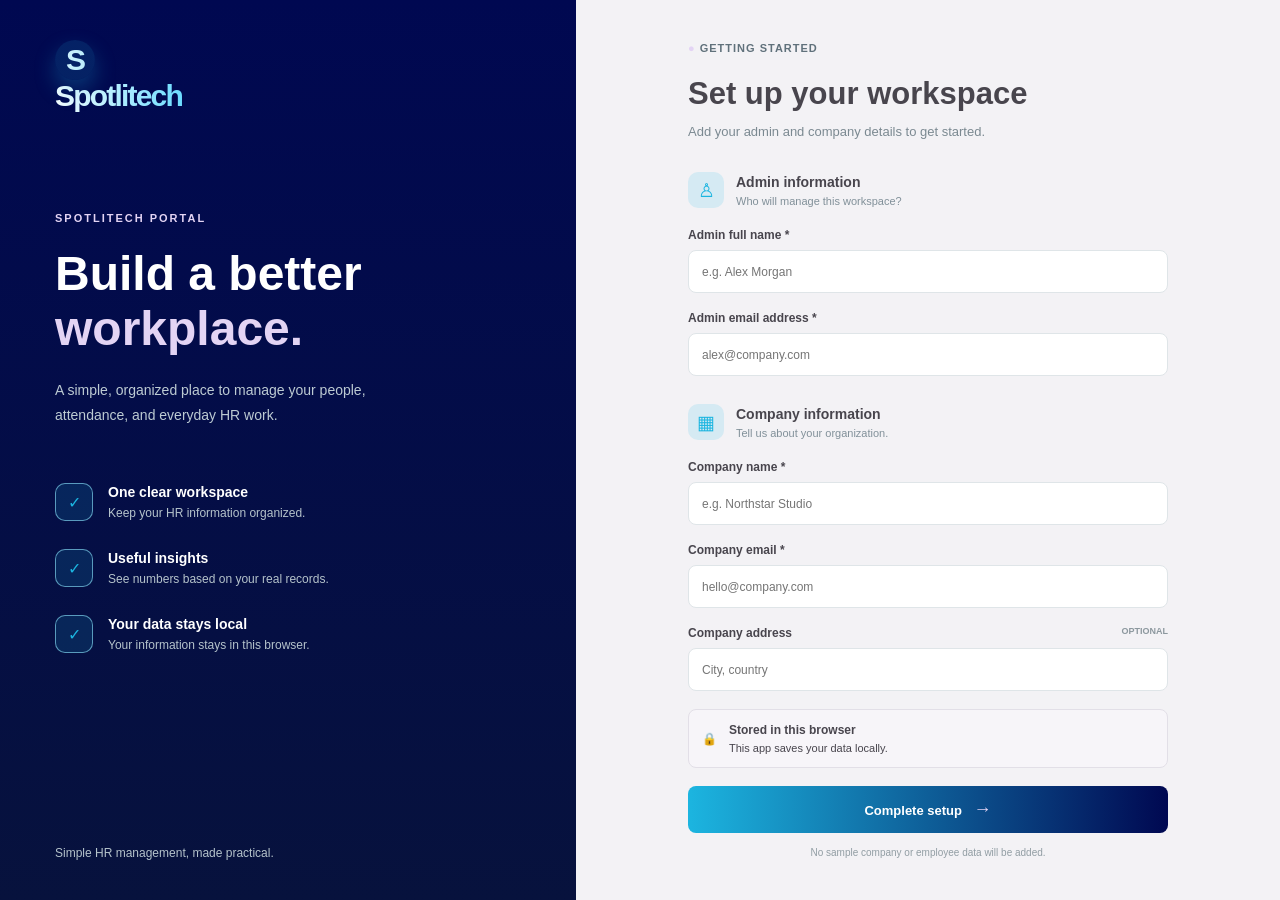
<file: setup.html>
<!DOCTYPE html>
<html lang="en">
<head>
    <meta charset="UTF-8">
    <meta name="viewport" content="width=device-width, initial-scale=1.0">
    <title>Spotlitech | Setup</title>
    <link rel="stylesheet" href="style.css">
    <link rel="stylesheet" href="spotlitech-theme.css">
</head>
<body>

    <div class="container">

        <section class="left-panel">
            <div class="logo">
                <span class="logo-icon">S</span>
                <span>Spotlitech</span>
            </div>

            <div class="intro">
                <p class="tagline">SPOTLITECH PORTAL</p>
                <h1>Build a better<br><span>workplace.</span></h1>
                <p class="description">
                    A simple, organized place to manage your people,
                    attendance, and everyday HR work.
                </p>
            </div>

            <div class="features">
                <div class="feature">
                    <span class="check">✓</span>
                    <div>
                        <h3>One clear workspace</h3>
                        <p>Keep your HR information organized.</p>
                    </div>
                </div>

                <div class="feature">
                    <span class="check">✓</span>
                    <div>
                        <h3>Useful insights</h3>
                        <p>See numbers based on your real records.</p>
                    </div>
                </div>

                <div class="feature">
                    <span class="check">✓</span>
                    <div>
                        <h3>Your data stays local</h3>
                        <p>Your information stays in this browser.</p>
                    </div>
                </div>
            </div>

            <p class="footer-text">Simple HR management, made practical.</p>
        </section>

        <section class="right-panel">
            <div class="form-container">

                <div class="step-label">● GETTING STARTED</div>

                <h2>Set up your workspace</h2>
                <p class="subtitle">
                    Add your admin and company details to get started.
                </p>

                <form id="setupForm">

                    <div class="section-title">
                        <span class="section-icon">♙</span>
                        <div>
                            <h3>Admin information</h3>
                            <p>Who will manage this workspace?</p>
                        </div>
                    </div>

                    <label for="adminName">Admin full name *</label>
                    <input type="text" id="adminName"
                           placeholder="e.g. Alex Morgan" required>

                    <label for="adminEmail">Admin email address *</label>
                    <input type="email" id="adminEmail"
                           placeholder="alex@company.com" required>

                    <div class="section-title company-title">
                        <span class="section-icon">▦</span>
                        <div>
                            <h3>Company information</h3>
                            <p>Tell us about your organization.</p>
                        </div>
                    </div>

                    <label for="companyName">Company name *</label>
                    <input type="text" id="companyName"
                           placeholder="e.g. Northstar Studio" required>

                    <label for="companyEmail">Company email *</label>
                    <input type="email" id="companyEmail"
                           placeholder="hello@company.com" required>

                    <label for="companyAddress">
                        Company address <small>OPTIONAL</small>
                    </label>
                    <input type="text" id="companyAddress"
                           placeholder="City, country">

                    <div class="privacy-box">
                        <span>🔒</span>
                        <div>
                            <strong>Stored in this browser</strong>
                            <p>This app saves your data locally.</p>
                        </div>
                    </div>

                    <button type="submit" class="submit-btn">
                        Complete setup <span>→</span>
                    </button>

                    <p class="bottom-note">
                        No sample company or employee data will be added.
                    </p>

                </form>
            </div>
        </section>

    </div>

    <script src="script.js"></script>
</body>
</html>
</file>
<file: attendance.css>
*{box-sizing:border-box}
body{margin:0;font:14px Arial,sans-serif;background:#f4f7fc;color:#15233b}
.app-layout{display:flex;min-height:100vh}
.sidebar{width:245px;flex-shrink:0;background:#111e32;color:white;padding:24px 16px;display:flex;flex-direction:column}
.logo{font-size:25px;margin:0 12px 42px}.logo span{color:#34d399}
.menu-heading,.eyebrow{font-size:10px;letter-spacing:2px;color:#94a3b8;font-weight:bold}
.menu-heading{margin:0 12px 14px}
.main-menu{display:flex;flex-direction:column;gap:6px}
.main-menu a{padding:14px 13px;color:#e2e8f0;text-decoration:none;border-radius:9px}
.main-menu a:hover,.main-menu a.active{background:#24384f;color:#34d399}
.settings-link{margin-top:30px}
.sidebar-footer{margin:auto 12px 0;padding-top:35px;color:#94a3b8;font-size:11px}
.main-content{flex:1;min-width:0;padding:30px 32px}
.page-header,.section-header,.card-heading{display:flex;justify-content:space-between;align-items:center;gap:16px}
.page-header{margin-bottom:27px}
.eyebrow{margin:0 0 7px}
h1{font-size:30px;margin:0 0 8px}
.subtitle,.section-header p,.card-heading p{color:#64748b;margin:0;line-height:1.6}
.user-profile{display:flex;align-items:center;gap:12px}
.avatar{width:43px;height:43px;border-radius:50%;background:#d5f8ec;color:#059669;display:grid;place-items:center;font-weight:bold;font-size:17px}
.user-profile strong,.user-profile span{display:block}.user-profile span{margin-top:5px;color:#64748b;font-size:12px}
.welcome-banner{background:linear-gradient(110deg,#192b42,#245d58);border-radius:15px;padding:28px 30px;color:white;display:flex;align-items:center;justify-content:space-between;margin-bottom:30px}
.banner-label{color:#6ee7b7;font-size:10px;font-weight:bold;letter-spacing:1.5px}
.welcome-banner h2{font-size:24px;margin:12px 0}.banner-icon{border:1px solid #6aa59c;color:#6ee7b7;border-radius:15px;width:60px;height:60px;display:grid;place-items:center;font-size:29px}
.section-header{margin-bottom:16px}.section-header h2,.card-heading h2{font-size:18px;margin:0 0 6px}
.btn{border:1px solid transparent;padding:11px 15px;border-radius:8px;cursor:pointer;font-size:13px}
.btn-primary{background:#10b981;color:white}.btn-primary:hover{background:#059669}
.btn-secondary{background:white;border-color:#d7dfeb;color:#15233b}
.summary-grid{display:grid;grid-template-columns:repeat(4,minmax(0,1fr));gap:16px;margin-bottom:28px}
.summary-card,.content-card{background:white;border:1px solid #e2e8f0;border-radius:13px}
.summary-card{padding:20px}.summary-card>span{color:#64748b;font-size:12px}
.summary-card h2{font-size:25px;margin:19px 0 10px}.summary-card p{color:#64748b;font-size:12px;margin:0}
.content-card{padding:23px;margin-bottom:25px}.card-heading{margin-bottom:23px}
.form-grid{display:grid;grid-template-columns:repeat(2,minmax(0,1fr));gap:20px}
.form-group{display:flex;flex-direction:column;gap:9px}.form-group label{font-weight:600;font-size:13px}
.form-group input,.form-group select,.search-input{width:100%;min-width:0;height:43px;padding:10px 12px;border:1px solid #dbe3ef;border-radius:8px;background:white;color:#15233b;font:inherit}
.form-group input:focus,.form-group select:focus,.search-input:focus{outline:2px solid #10b98155;border-color:#10b981}
.form-actions{display:flex;justify-content:flex-end;gap:10px;margin-top:23px}
.search-input{max-width:250px}.table-responsive{overflow-x:auto}
table{width:100%;border-collapse:collapse;white-space:nowrap}
thead{background:#f8fafc}th,td{padding:15px 12px;text-align:left;border-bottom:1px solid #e2e8f0;font-size:12px}
th{color:#64748b}td{color:#334155}
.status{display:inline-block;padding:6px 10px;border-radius:20px;font-size:11px;background:#dcfce7;color:#166534}
.action-btn{padding:7px 10px;border:1px solid #e2e8f0;background:white;border-radius:6px;cursor:pointer}
.delete-btn{color:#dc2626}.empty-state{text-align:center;padding:30px;color:#64748b}
@media(max-width:1100px){.summary-grid{grid-template-columns:repeat(2,minmax(0,1fr))}}
@media(max-width:760px){.app-layout{flex-direction:column}.sidebar{width:100%;padding:16px}.logo{margin:0 8px 18px}.menu-heading,.sidebar-footer{display:none}.main-menu{flex-direction:row;overflow-x:auto}.main-menu a{white-space:nowrap;padding:11px}.settings-link{margin-top:0}.main-content{padding:22px 15px}.page-header{align-items:flex-start}.page-header h1{font-size:25px}.welcome-banner{padding:22px}.form-grid{grid-template-columns:1fr}.content-card{padding:17px}.summary-grid{gap:10px}.summary-card{padding:14px}}
@media(max-width:400px){.summary-grid{grid-template-columns:1fr}.user-profile>div:last-child{display:none}.form-actions{flex-direction:column}.form-actions button{width:100%}}
</file>
<file: spotlitech-theme.css>
:root {
    --spotlitech-brand-start: #1CB5E0;
    --spotlitech-brand-end: #000851;
    --spotlitech-brand-soft: rgba(28, 181, 224, 0.14);
    --spotlitech-purple: var(--spotlitech-brand-start);
    --spotlitech-purple-dark: var(--spotlitech-brand-end);
    --spotlitech-purple-light: var(--spotlitech-brand-soft);
    --spotlitech-gray: #f3f2f5;
    --spotlitech-gray-dark: #48454d;
    --spotlitech-gray-muted: #77727f;
    --spotlitech-border: #e2dfe7;
    --primary: var(--spotlitech-purple);
    --primary-dark: var(--spotlitech-purple-dark);
    --text: var(--spotlitech-gray-dark);
    --muted: var(--spotlitech-gray-muted);
    --border: var(--spotlitech-border);
    --background: var(--spotlitech-gray);
    --page-bg: var(--spotlitech-gray);
    --sidebar-bg: var(--spotlitech-purple-dark);
    --sidebar-active: #0d1d76;
}

body {
    background: var(--spotlitech-gray);
    color: var(--spotlitech-gray-dark);
}

.sidebar {
    background: linear-gradient(180deg, #000851 0%, #07123d 100%);
    color: #f8f6fa;
}

.left-panel {
    background: linear-gradient(180deg, #000851 0%, #07123d 100%);
}

.logo,
.brand h2 {
    display: inline-block;
    font-size: 30px;
    font-weight: 800;
    letter-spacing: -1.8px;
    line-height: 1.05;
    color: transparent;
    background: linear-gradient(90deg, #f5fdff 0%, #b8efff 12%, #46d2ff 35%, #1CB5E0 55%, #000851 85%);
    -webkit-background-clip: text;
    background-clip: text;
    text-shadow: none;
    filter: none;
    white-space: nowrap;
}

.logo span,
.logo b {
    color: transparent;
}

.menu-heading,
.sidebar-footer,
.version,
.nav-heading {
    color: #c1b8cc;
}

.nav-link,
.main-menu a {
    color: #e7e1ed;
}

.nav-link:hover,
.nav-link.active,
.main-menu a:hover,
.main-menu a.active {
    background: linear-gradient(90deg, rgba(28, 181, 224, 0.18), rgba(0, 8, 81, 0.12));
    color: #e3d4f4;
}

.small-text,
.eyebrow,
.breadcrumb {
    color: var(--spotlitech-gray-muted);
}

.welcome,
.welcome-banner {
    background: linear-gradient(110deg, #1CB5E0 0%, #000851 100%);
}

.welcome-label,
.banner-label,
.welcome-icon,
.banner-icon,
.tagline,
.intro h1 span,
.step-label::first-letter,
.submit-btn span {
    color: #e3d4f4;
}

.welcome-icon,
.banner-icon {
    border-color: rgba(143, 233, 255, 0.8);
}

.btn-primary,
.primary-btn,
.primary-button,
.submit-btn {
    background: linear-gradient(90deg, #1CB5E0 0%, #000851 100%);
    border-color: #1CB5E0;
    color: #fff;
}

.btn-primary:hover,
.primary-btn:hover,
.primary-button:hover,
.submit-btn:hover {
    background: linear-gradient(90deg, #000851 0%, #1CB5E0 100%);
    border-color: #000851;
}

.top-button,
.back-btn {
    color: var(--spotlitech-purple);
    border-color: var(--spotlitech-border);
}

.avatar,
.user-avatar,
.summary-icon,
.section-icon,
.logo-icon,
.check,
.empty-icon {
    background: var(--spotlitech-purple-light);
    color: var(--spotlitech-purple);
}

.green,
.blue,
.orange,
.purple,
.red {
    background: var(--spotlitech-purple-light);
    color: var(--spotlitech-purple);
}

.stat-icon.green,
.stat-icon.blue,
.stat-icon.orange,
.stat-icon.purple,
.stat-icon.red,
.action-icon.green,
.action-icon.blue,
.action-icon.orange,
.action-icon.purple,
.card-icon.green,
.card-icon.orange {
    background: var(--spotlitech-purple-light);
    color: var(--spotlitech-purple);
}

.status,
.status-badge,
.status-pending,
.status-approved,
.status-rejected,
.status-active,
.status-inactive,
.employee-number,
.department-code,
.count-badge {
    background: var(--spotlitech-purple-light);
    color: var(--spotlitech-purple);
}

.action-btn.approve,
.action-btn.reject,
.action-btn.delete,
.delete-btn {
    color: var(--spotlitech-gray-dark);
}

.message.success,
.message.error,
#settingsMessage {
    color: var(--spotlitech-gray-dark);
}

.activity-dot {
    background: var(--spotlitech-purple);
}

.stat-card,
.panel,
.summary-card,
.content-card,
.form-container,
.privacy-box {
    border-color: var(--spotlitech-border);
}

.privacy-box {
    background: #f7f5f9;
}

.privacy-box strong,
.privacy-box p {
    color: var(--spotlitech-gray-dark);
}

.primary-button:focus,
.primary-btn:focus,
.submit-btn:focus,
input:focus,
select:focus,
textarea:focus {
    border-color: var(--spotlitech-purple);
}

form input:focus,
form textarea:focus,
form select:focus,
.form-group input:focus,
.form-group select:focus,
.search-input:focus {
    border-color: var(--spotlitech-purple);
    box-shadow: 0 0 0 3px rgba(28, 181, 224, 0.18);
    outline-color: var(--spotlitech-purple);
}

input[type="checkbox"],
input[type="radio"] {
    accent-color: var(--spotlitech-purple);
}
</file>
<file: dashboard.css>
* {
    margin: 0;
    padding: 0;
    box-sizing: border-box;
}

body {
    font-family: Arial, sans-serif;
    background: #f5f7fb;
    color: #172033;
}

.sidebar {
    width: 245px;
    height: 100vh;
    position: fixed;
    top: 0;
    left: 0;
    background: linear-gradient(180deg, #000851 0%, #07123d 100%);
    color: white;
    padding: 28px 16px;
    display: flex;
    flex-direction: column;
}

.logo {
    font-size: 25px;
    font-weight: bold;
    padding: 0 12px;
    margin-bottom: 42px;
}

.logo span {
    color: #8fe9ff;
}

.menu-heading {
    color: #8190a8;
    font-size: 11px;
    letter-spacing: 1.5px;
    margin: 0 12px 14px;
}

.nav-link {
    display: block;
    text-decoration: none;
    color: #c4cede;
    padding: 13px 14px;
    border-radius: 8px;
    margin-bottom: 6px;
    font-size: 14px;
    transition: 0.2s;
}

.nav-link:hover,
.nav-link.active {
    background: linear-gradient(90deg, rgba(28, 181, 224, 0.18), rgba(0, 8, 81, 0.14));
    color: #8fe9ff;
}

.sidebar-bottom {
    margin-top: auto;
}

.version {
    color: #8190a8;
    font-size: 11px;
    padding: 15px 12px 0;
}

.main-content {
    margin-left: 245px;
    padding: 32px;
    min-height: 100vh;
}

.topbar {
    display: flex;
    justify-content: space-between;
    align-items: center;
    gap: 20px;
    margin-bottom: 28px;
}

.small-text {
    color: #7b879a;
    font-size: 10px;
    font-weight: bold;
    letter-spacing: 1.5px;
    margin-bottom: 9px;
}

h1 {
    font-size: 29px;
    margin-bottom: 8px;
}

.subtitle,
.section-heading p,
.panel-heading p {
    color: #7b879a;
    font-size: 13px;
    margin-top: 5px;
}

.profile {
    display: flex;
    align-items: center;
    gap: 11px;
}

.avatar {
    width: 42px;
    height: 42px;
    border-radius: 50%;
    background: #d9f7eb;
    color: #168b65;
    display: grid;
    place-items: center;
    font-weight: bold;
}

.profile strong {
    font-size: 13px;
}

.profile p {
    color: #7b879a;
    font-size: 12px;
    margin-top: 4px;
}

.welcome {
    background: linear-gradient(110deg, #1CB5E0 0%, #000851 100%);
    color: white;
    border-radius: 15px;
    padding: 27px 30px;
    display: flex;
    align-items: center;
    justify-content: space-between;
    margin-bottom: 30px;
}

.welcome-label {
    color: #dffaff;
    font-size: 10px;
    font-weight: bold;
    letter-spacing: 1.5px;
    margin-bottom: 12px;
}

.welcome h2 {
    font-size: 24px;
    margin-bottom: 10px;
}

.welcome p:last-child {
    color: #d1e1e5;
    font-size: 13px;
    line-height: 1.5;
}

.welcome-icon {
    width: 60px;
    height: 60px;
    border: 1px solid rgba(143, 233, 255, 0.8);
    border-radius: 16px;
    display: grid;
    place-items: center;
    color: #dffaff;
    font-size: 30px;
}

.section-heading {
    display: flex;
    align-items: center;
    justify-content: space-between;
    gap: 15px;
    margin-bottom: 17px;
}

.section-heading h2,
.panel-heading h2 {
    font-size: 17px;
}

.refresh-btn {
    border: 1px solid #dce2eb;
    background: white;
    color: #253449;
    padding: 10px 14px;
    border-radius: 8px;
    cursor: pointer;
}

.refresh-btn:hover {
    background: #edf8f4;
}

.stats-grid {
    display: grid;
    grid-template-columns: repeat(4, minmax(0, 1fr));
    gap: 16px;
    margin-bottom: 28px;
}

.stat-card {
    background: white;
    border: 1px solid #e9edf3;
    border-radius: 12px;
    padding: 20px;
    min-width: 0;
}

.stat-top {
    display: flex;
    justify-content: space-between;
    align-items: center;
    gap: 8px;
}

.stat-label {
    color: #66748a;
    font-size: 12px;
}

.stat-icon {
    width: 35px;
    height: 35px;
    border-radius: 9px;
    display: grid;
    place-items: center;
    font-size: 18px;
    flex-shrink: 0;
}

.green {
    background: #e0f8ee;
    color: #168b65;
}

.purple {
    background: #eee7ff;
    color: #7851c9;
}

.blue {
    background: #e2efff;
    color: #3377cc;
}

.orange {
    background: #fff0df;
    color: #c47a24;
}

.stat-card h3 {
    font-size: 30px;
    margin: 20px 0 9px;
}

.stat-note {
    color: #8792a4;
    font-size: 11px;
    line-height: 1.5;
}

.content-grid {
    display: grid;
    grid-template-columns: 1.15fr 0.85fr;
    gap: 20px;
}

.panel {
    background: white;
    border: 1px solid #e9edf3;
    border-radius: 12px;
    padding: 22px;
    min-width: 0;
}

.panel-heading {
    margin-bottom: 20px;
}

.quick-actions {
    display: flex;
    flex-direction: column;
    gap: 10px;
}

.action-card {
    display: flex;
    align-items: center;
    gap: 12px;
    border: 1px solid #edf0f5;
    border-radius: 10px;
    padding: 13px;
    text-decoration: none;
    color: #172033;
    transition: 0.2s;
}

.action-card:hover {
    border-color: #9ce6ce;
    background: #f8fffc;
}

.action-icon {
    width: 38px;
    height: 38px;
    border-radius: 9px;
    display: grid;
    place-items: center;
    font-size: 19px;
    flex-shrink: 0;
}

.action-card strong {
    display: block;
    font-size: 12px;
    margin-bottom: 5px;
}

.action-card small {
    display: block;
    color: #8490a2;
    font-size: 11px;
    line-height: 1.4;
}

.arrow {
    margin-left: auto;
    color: #9aa4b3;
    font-size: 23px;
}

.empty-state {
    min-height: 230px;
    display: flex;
    flex-direction: column;
    align-items: center;
    justify-content: center;
    text-align: center;
    padding: 20px;
}

.empty-icon {
    width: 52px;
    height: 52px;
    border-radius: 50%;
    display: grid;
    place-items: center;
    background: #f0f3f8;
    color: #8190a8;
    font-size: 24px;
    margin-bottom: 15px;
}

.empty-state strong {
    font-size: 13px;
    margin-bottom: 8px;
}

.empty-state p {
    color: #8490a2;
    font-size: 12px;
    line-height: 1.6;
    max-width: 240px;
}

.activity-item {
    display: flex;
    gap: 12px;
    padding: 13px 0;
    border-bottom: 1px solid #edf0f5;
}

.activity-item:last-child {
    border-bottom: none;
}

.activity-dot {
    width: 9px;
    height: 9px;
    border-radius: 50%;
    background: #35bd91;
    margin-top: 5px;
    flex-shrink: 0;
}

.activity-item strong {
    font-size: 12px;
}

.activity-item p {
    color: #8490a2;
    font-size: 11px;
    margin-top: 5px;
}

footer {
    display: flex;
    justify-content: space-between;
    gap: 15px;
    color: #929bad;
    font-size: 11px;
    padding-top: 25px;
    margin-top: 25px;
    border-top: 1px solid #e5eaf1;
}

@media (max-width: 1100px) {
    .stats-grid {
        grid-template-columns: repeat(2, minmax(0, 1fr));
    }

    .content-grid {
        grid-template-columns: 1fr;
    }
}

@media (max-width: 700px) {
    .sidebar {
        position: static;
        width: 100%;
        height: auto;
        padding: 18px 12px;
    }

    .logo {
        margin-bottom: 18px;
    }

    .menu-heading,
    .sidebar-bottom {
        display: none;
    }

    .sidebar .nav-link {
        display: inline-block;
        margin: 2px;
        padding: 9px;
        font-size: 12px;
    }

    .main-content {
        margin-left: 0;
        padding: 20px 14px;
    }

    .topbar {
        align-items: flex-start;
    }

    h1 {
        font-size: 24px;
    }

    .profile {
        gap: 7px;
    }

    .profile strong {
        font-size: 11px;
    }

    .welcome {
        padding: 22px 18px;
    }

    .welcome h2 {
        font-size: 20px;
    }

    .welcome-icon {
        width: 45px;
        height: 45px;
        flex-shrink: 0;
    }

    .stats-grid {
        gap: 10px;
    }

    .stat-card {
        padding: 14px;
    }

    .stat-label {
        font-size: 11px;
    }

    .stat-card h3 {
        font-size: 25px;
    }

    .panel {
        padding: 16px;
    }

    footer {
        flex-direction: column;
    }
}
</file>
<file: departments.css>
* {
  box-sizing: border-box;
  margin: 0;
  padding: 0;
}

:root {
  --primary: #1CB5E0;
  --primary-dark: #000851;
  --text: #20243a;
  --muted: #85899c;
  --border: #e9eaf1;
  --background: #f7f8fc;
  --white: #ffffff;
}

body {
  font-family: Arial, Helvetica, sans-serif;
  color: var(--text);
  background: var(--background);
  font-size: 14px;
}

.app-layout {
  min-height: 100vh;
  display: flex;
}

.sidebar {
  width: 250px;
  flex-shrink: 0;
  background: var(--white);
  border-right: 1px solid var(--border);
  padding: 28px 18px;
  display: flex;
  flex-direction: column;
}

.brand {
  display: flex;
  align-items: center;
  gap: 12px;
  margin-bottom: 44px;
}

.brand-icon {
  width: 42px;
  height: 42px;
  border-radius: 12px;
  background: linear-gradient(135deg, #1CB5E0 0%, #000851 100%);
  color: white;
  display: grid;
  place-items: center;
  font-size: 23px;
  font-weight: bold;
  box-shadow: 0 10px 22px rgba(28, 181, 224, 0.28);
}

.brand h2 {
  font-size: 19px;
  margin-bottom: 5px;
}

.brand p {
  color: var(--muted);
  font-size: 10px;
}

.nav-heading {
  color: #a2a5b4;
  font-size: 10px;
  font-weight: bold;
  letter-spacing: 1.2px;
  margin: 0 12px 14px;
}

nav {
  display: grid;
  gap: 8px;
}

.nav-link {
  text-decoration: none;
  color: #666b80;
  padding: 14px 12px;
  border-radius: 9px;
  font-weight: 500;
  transition: 0.2s;
}

.nav-link:hover,
.nav-link.active {
  color: var(--primary);
  background: #efefff;
}

.sidebar-bottom {
  display: flex;
  align-items: center;
  gap: 12px;
  border-top: 1px solid var(--border);
  padding-top: 22px;
  margin-top: auto;
}

.user-avatar {
  width: 38px;
  height: 38px;
  background: #e9e8ff;
  color: var(--primary);
  border-radius: 50%;
  display: grid;
  place-items: center;
  font-weight: bold;
}

.sidebar-bottom strong {
  font-size: 12px;
}

.sidebar-bottom p {
  color: var(--muted);
  font-size: 11px;
  margin-top: 5px;
}

.main-content {
  min-width: 0;
  flex: 1;
  padding: 30px;
}

.topbar {
  display: flex;
  justify-content: space-between;
  align-items: center;
  gap: 16px;
  margin-bottom: 30px;
}

.breadcrumb {
  font-size: 12px;
  color: var(--muted);
  margin-bottom: 9px;
}

.topbar h1 {
  font-size: 27px;
}

.top-button {
  text-decoration: none;
  background: white;
  color: var(--primary);
  border: 1px solid #dcdcff;
  border-radius: 8px;
  padding: 12px 16px;
  font-weight: bold;
}

.welcome-section {
  margin-bottom: 24px;
}

.welcome-section h2 {
  font-size: 19px;
  margin-bottom: 8px;
}

.welcome-section p,
.panel-heading p {
  color: var(--muted);
  line-height: 1.6;
  font-size: 13px;
}

.stats-grid {
  display: grid;
  grid-template-columns: repeat(2, minmax(0, 1fr));
  gap: 18px;
  margin-bottom: 24px;
}

.stat-card,
.panel {
  background: white;
  border: 1px solid var(--border);
  border-radius: 13px;
  box-shadow: 0 3px 14px rgba(30, 35, 80, 0.025);
}

.stat-card {
  padding: 22px;
}

.stat-icon {
  width: 42px;
  height: 42px;
  display: grid;
  place-items: center;
  border-radius: 11px;
  font-size: 21px;
  margin-bottom: 17px;
}

.stat-icon.purple {
  background: #eeeeff;
  color: var(--primary);
}

.stat-icon.green {
  background: #e4f8ef;
  color: #169b67;
}

.stat-card > p {
  color: #72778b;
  font-size: 13px;
  margin-bottom: 9px;
}

.stat-card h2 {
  font-size: 30px;
  margin-bottom: 8px;
}

.stat-card span {
  color: var(--muted);
  font-size: 12px;
}

.content-grid {
  display: grid;
  grid-template-columns: minmax(270px, 0.8fr) minmax(0, 1.7fr);
  gap: 20px;
  align-items: start;
}

.panel {
  padding: 22px;
  min-width: 0;
}

.panel-heading {
  display: flex;
  align-items: flex-start;
  justify-content: space-between;
  gap: 12px;
  margin-bottom: 23px;
}

.panel-heading h2 {
  font-size: 17px;
  margin-bottom: 7px;
}

form label {
  display: block;
  font-size: 12px;
  font-weight: bold;
  margin: 18px 0 8px;
}

form input,
form textarea,
.search-wrap input {
  width: 100%;
  font: inherit;
  color: var(--text);
  background: white;
  border: 1px solid #e1e3ec;
  border-radius: 7px;
  padding: 12px;
  outline: none;
}

form input:focus,
form textarea:focus,
.search-wrap input:focus {
  border-color: var(--primary);
  box-shadow: 0 0 0 3px rgba(91, 91, 214, 0.08);
}

form textarea {
  resize: vertical;
  line-height: 1.5;
}

.form-actions {
  display: flex;
  flex-wrap: wrap;
  gap: 8px;
  margin-top: 22px;
}

button {
  font: inherit;
  cursor: pointer;
  border-radius: 7px;
  padding: 11px 13px;
  transition: 0.2s;
}

.primary-button {
  background: var(--primary);
  color: white;
  border: 1px solid var(--primary);
}

.primary-button:hover {
  background: var(--primary-dark);
}

.secondary-button {
  background: white;
  border: 1px solid var(--border);
  color: #555a6f;
}

.secondary-button:hover {
  background: #f5f5fa;
}

.message {
  font-size: 12px;
  margin-top: 14px;
  line-height: 1.5;
}

.message.success {
  color: #12865a;
}

.message.error {
  color: #d43c4b;
}

.count-badge {
  white-space: nowrap;
  background: #efefff;
  color: var(--primary);
  border-radius: 20px;
  padding: 7px 10px;
  font-size: 11px;
  font-weight: bold;
}

.search-wrap {
  display: flex;
  align-items: center;
  gap: 9px;
  border: 1px solid var(--border);
  border-radius: 8px;
  padding-left: 12px;
  margin-bottom: 18px;
}

.search-wrap span {
  font-size: 22px;
  color: var(--muted);
}

.search-wrap input {
  border: none;
  box-shadow: none;
}

.search-wrap input:focus {
  box-shadow: none;
}

.table-wrap {
  width: 100%;
  overflow-x: auto;
}

table {
  width: 100%;
  border-collapse: collapse;
  white-space: nowrap;
}

thead {
  background: #f8f9fc;
}

th {
  color: #85899c;
  font-size: 10px;
  letter-spacing: 0.5px;
  text-align: left;
  padding: 13px 12px;
}

td {
  border-bottom: 1px solid #eff0f5;
  padding: 15px 12px;
  font-size: 12px;
  color: #555a6e;
}

.department-name {
  color: var(--text);
  font-weight: bold;
}

.department-code {
  background: #f0f0ff;
  color: var(--primary);
  display: inline-block;
  padding: 6px 8px;
  border-radius: 5px;
  font-size: 11px;
  font-weight: bold;
}

.employee-number {
  background: #e9f8ef;
  color: #168653;
  border-radius: 15px;
  padding: 5px 9px;
  font-weight: bold;
}

.action-group {
  display: flex;
  gap: 6px;
}

.action-btn {
  border: 1px solid var(--border);
  background: white;
  color: #555a6e;
  padding: 7px 9px;
  font-size: 11px;
}

.action-btn.edit {
  color: var(--primary);
}

.action-btn.delete {
  color: #d43c4b;
}

.empty-state {
  text-align: center;
  padding: 40px 15px;
}

.empty-icon {
  font-size: 30px;
  color: #a2a4d9;
  margin-bottom: 12px;
}

.empty-state h3 {
  font-size: 15px;
  margin-bottom: 8px;
}

.empty-state p {
  font-size: 12px;
  line-height: 1.6;
  color: var(--muted);
}

footer {
  color: #9699a8;
  text-align: center;
  padding: 30px 0 5px;
  font-size: 11px;
}

@media (max-width: 1100px) {
  .content-grid {
    grid-template-columns: 1fr;
  }
}

@media (max-width: 700px) {
  .sidebar {
    width: 76px;
    padding: 22px 10px;
  }

  .brand {
    justify-content: center;
  }

  .brand > div:last-child,
  .nav-heading,
  .nav-link:not(.active),
  .sidebar-bottom > div:last-child {
    display: none;
  }

  .nav-link {
    font-size: 0;
    text-align: center;
  }

  .nav-link.active {
    font-size: 0;
  }

  .sidebar-bottom {
    justify-content: center;
  }

  .main-content {
    padding: 20px 12px;
  }

  .topbar h1 {
    font-size: 22px;
  }

  .top-button {
    font-size: 11px;
    padding: 10px;
  }

  .stats-grid {
    grid-template-columns: 1fr;
  }

  .panel {
    padding: 15px;
  }

  .panel-heading {
    flex-wrap: wrap;
  }
}
</file>
<file: employees.css>
* {
    margin: 0;
    padding: 0;
    box-sizing: border-box;
}

body {
    font-family: Arial, sans-serif;
    background: #f5f7fb;
    color: #172033;
}

.sidebar {
    width: 245px;
    height: 100vh;
    position: fixed;
    top: 0;
    left: 0;
    background: linear-gradient(180deg, #000851 0%, #07123d 100%);
    color: white;
    padding: 28px 16px;
    display: flex;
    flex-direction: column;
    overflow-y: auto;
}

.logo {
    font-size: 25px;
    font-weight: bold;
    padding: 0 12px;
    margin-bottom: 42px;
}

.logo span {
    color: #8fe9ff;
}

.menu-heading {
    color: #8190a8;
    font-size: 11px;
    letter-spacing: 1.5px;
    margin: 0 12px 14px;
}

.nav-link {
    display: block;
    text-decoration: none;
    color: #c4cede;
    padding: 13px 14px;
    border-radius: 8px;
    margin-bottom: 6px;
    font-size: 14px;
}

.nav-link:hover,
.nav-link.active {
    background: linear-gradient(90deg, rgba(28, 181, 224, 0.18), rgba(0, 8, 81, 0.14));
    color: #8fe9ff;
}

.sidebar-bottom {
    margin-top: auto;
}

.version {
    color: #8190a8;
    font-size: 11px;
    padding: 15px 12px 0;
}

.main-content {
    margin-left: 245px;
    padding: 32px;
    min-height: 100vh;
}

.topbar {
    display: flex;
    align-items: center;
    justify-content: space-between;
    gap: 20px;
    margin-bottom: 25px;
}

.small-text {
    color: #7b879a;
    font-size: 10px;
    font-weight: bold;
    letter-spacing: 1.5px;
    margin-bottom: 9px;
}

h1 {
    font-size: 29px;
    margin-bottom: 8px;
}

.subtitle {
    color: #7b879a;
    font-size: 13px;
    line-height: 1.5;
}

.back-btn {
    text-decoration: none;
    border: 1px solid #dce2eb;
    background: white;
    color: #253449;
    padding: 11px 15px;
    border-radius: 8px;
    font-size: 13px;
    white-space: nowrap;
}

.back-btn:hover {
    background: #edf8f4;
}

.summary-card {
    background: linear-gradient(110deg, #1CB5E0 0%, #000851 100%);
    color: white;
    border-radius: 13px;
    padding: 22px 25px;
    display: flex;
    justify-content: space-between;
    align-items: center;
    margin-bottom: 22px;
}

.summary-card p {
    font-size: 13px;
    color: #d5e5e8;
    margin-bottom: 9px;
}

.summary-card h2 {
    font-size: 30px;
    margin-bottom: 7px;
}

.summary-card small {
    color: #b6d0d2;
    font-size: 11px;
}

.summary-icon {
    width: 52px;
    height: 52px;
    border: 1px solid rgba(143, 233, 255, 0.8);
    border-radius: 13px;
    display: grid;
    place-items: center;
    color: #dffaff;
    font-size: 27px;
}

.panel {
    background: white;
    border: 1px solid #e9edf3;
    border-radius: 12px;
    padding: 24px;
    margin-bottom: 22px;
}

.panel-heading {
    margin-bottom: 22px;
}

.panel-heading h2,
.list-heading h2 {
    font-size: 17px;
}

.panel-heading p,
.list-heading p {
    color: #7b879a;
    font-size: 12px;
    margin-top: 7px;
    line-height: 1.5;
}

.form-grid {
    display: grid;
    grid-template-columns: repeat(2, minmax(0, 1fr));
    gap: 19px;
}

.form-group {
    display: flex;
    flex-direction: column;
    gap: 8px;
}

.form-group label {
    color: #354258;
    font-size: 12px;
    font-weight: bold;
}

.form-group input,
.form-group select {
    width: 100%;
    padding: 12px;
    border: 1px solid #dce2eb;
    border-radius: 8px;
    outline: none;
    background: white;
    color: #172033;
    font-family: inherit;
    font-size: 13px;
}

.form-group input:focus,
.form-group select:focus,
.search-input:focus {
    border-color: #31b98d;
    box-shadow: 0 0 0 3px #31b98d1c;
}

.form-group input::placeholder,
.search-input::placeholder {
    color: #a1aabb;
}

.form-buttons {
    display: flex;
    flex-wrap: wrap;
    gap: 10px;
    margin-top: 24px;
}

.primary-btn,
.cancel-btn,
.reset-btn {
    border: none;
    border-radius: 8px;
    padding: 12px 17px;
    cursor: pointer;
    font-family: inherit;
    font-size: 12px;
    font-weight: bold;
}

.primary-btn {
    background: #159b70;
    color: white;
}

.primary-btn:hover {
    background: #117c5a;
}

.cancel-btn {
    background: #fff0df;
    color: #a66012;
}

.reset-btn {
    background: #edf0f5;
    color: #455268;
}

.primary-btn:focus-visible,
.cancel-btn:focus-visible,
.reset-btn:focus-visible,
.action-btn:focus-visible {
    outline: 2px solid #159b70;
    outline-offset: 3px;
}

[hidden] {
    display: none !important;
}

.list-heading {
    display: flex;
    justify-content: space-between;
    align-items: center;
    gap: 18px;
    margin-bottom: 22px;
}

.search-input {
    width: 240px;
    max-width: 100%;
    padding: 11px 13px;
    border: 1px solid #dce2eb;
    border-radius: 8px;
    outline: none;
    font-family: inherit;
    font-size: 12px;
}

.table-wrapper {
    width: 100%;
    overflow-x: auto;
}

table {
    width: 100%;
    min-width: 760px;
    border-collapse: collapse;
    text-align: left;
}

thead {
    background: #f7f9fc;
}

th {
    color: #7b879a;
    font-size: 10px;
    letter-spacing: 0.5px;
    padding: 14px 12px;
    white-space: nowrap;
}

td {
    padding: 15px 12px;
    border-bottom: 1px solid #edf0f5;
    font-size: 12px;
    vertical-align: middle;
}

.employee-name {
    font-weight: bold;
    color: #172033;
    margin-bottom: 5px;
}

.employee-email {
    color: #8490a2;
    font-size: 11px;
    overflow-wrap: anywhere;
}

.status {
    display: inline-block;
    padding: 6px 9px;
    border-radius: 20px;
    font-size: 10px;
    font-weight: bold;
}

.status-active {
    background: #e0f8ee;
    color: #168b65;
}

.status-inactive {
    background: #edf0f5;
    color: #66748a;
}

.action-buttons {
    display: flex;
    gap: 7px;
}

.action-btn {
    border: none;
    border-radius: 6px;
    padding: 7px 9px;
    font-size: 11px;
    cursor: pointer;
}

.edit-btn {
    background: #e2efff;
    color: #2765ae;
}

.delete-btn {
    background: #ffe8e8;
    color: #bc4141;
}

.empty-state {
    text-align: center;
    padding: 35px 15px;
}

.empty-icon {
    width: 50px;
    height: 50px;
    margin: 0 auto 13px;
    border-radius: 50%;
    background: #f0f3f8;
    color: #8190a8;
    display: grid;
    place-items: center;
    font-size: 25px;
}

.empty-state h3 {
    font-size: 14px;
    margin-bottom: 8px;
}

.empty-state p {
    color: #8490a2;
    font-size: 12px;
    line-height: 1.6;
}

.table-footer {
    border-top: 1px solid #edf0f5;
    padding-top: 16px;
    margin-top: 10px;
    color: #8490a2;
    font-size: 11px;
}

.message {
    padding: 12px 14px;
    margin-bottom: 16px;
    border-radius: 8px;
    font-size: 12px;
    line-height: 1.5;
}

.message.success {
    background: #e0f8ee;
    color: #126b4d;
}

.message.error {
    background: #ffe8e8;
    color: #a52f2f;
}

footer {
    display: flex;
    justify-content: space-between;
    gap: 15px;
    color: #929bad;
    font-size: 11px;
    padding-top: 22px;
    margin-top: 24px;
    border-top: 1px solid #e5eaf1;
}

@media (max-width: 1050px) {
    .main-content {
        padding: 24px;
    }

    .list-heading {
        align-items: flex-start;
        flex-direction: column;
    }

    .search-input {
        width: 100%;
    }
}

@media (max-width: 700px) {
    .sidebar {
        position: static;
        width: 100%;
        height: auto;
        padding: 18px 12px;
    }

    .logo {
        margin-bottom: 18px;
    }

    .menu-heading,
    .sidebar-bottom {
        display: none;
    }

    .sidebar .nav-link {
        display: inline-block;
        padding: 9px;
        margin: 2px;
        font-size: 12px;
    }

    .main-content {
        margin-left: 0;
        padding: 18px 12px;
    }

    .topbar {
        align-items: flex-start;
    }

    h1 {
        font-size: 24px;
    }

    .back-btn {
        font-size: 11px;
        padding: 9px;
    }

    .form-grid {
        grid-template-columns: 1fr;
    }

    .panel {
        padding: 17px;
    }

    .summary-card {
        padding: 20px;
    }

    footer {
        flex-direction: column;
    }
}
</file>
<file: leaves.css>
* {
  box-sizing: border-box;
  margin: 0;
  padding: 0;
}

:root {
  --primary: #1CB5E0;
  --primary-dark: #000851;
  --text: #20243a;
  --muted: #85899c;
  --border: #e9eaf1;
  --background: #f7f8fc;
}

body {
  font-family: Arial, Helvetica, sans-serif;
  color: var(--text);
  background: var(--background);
  font-size: 14px;
}

.app-layout {
  min-height: 100vh;
  display: flex;
}

.sidebar {
  width: 250px;
  flex-shrink: 0;
  background: #fff;
  border-right: 1px solid var(--border);
  padding: 28px 18px;
  display: flex;
  flex-direction: column;
}

.brand {
  display: flex;
  align-items: center;
  gap: 12px;
  margin-bottom: 44px;
}

.brand-icon {
  width: 42px;
  height: 42px;
  border-radius: 12px;
  background: linear-gradient(135deg, #1CB5E0 0%, #000851 100%);
  color: white;
  display: grid;
  place-items: center;
  font-size: 23px;
  font-weight: bold;
  box-shadow: 0 10px 22px rgba(28, 181, 224, 0.28);
}

.brand h2 {
  font-size: 19px;
  margin-bottom: 5px;
}

.brand p {
  color: var(--muted);
  font-size: 10px;
}

.nav-heading {
  color: #a2a5b4;
  font-size: 10px;
  font-weight: bold;
  letter-spacing: 1.2px;
  margin: 0 12px 14px;
}

nav {
  display: grid;
  gap: 8px;
}

.nav-link {
  text-decoration: none;
  color: #666b80;
  padding: 14px 12px;
  border-radius: 9px;
  font-weight: 500;
}

.nav-link:hover,
.nav-link.active {
  color: var(--primary);
  background: #efefff;
}

.sidebar-bottom {
  display: flex;
  align-items: center;
  gap: 12px;
  border-top: 1px solid var(--border);
  padding-top: 22px;
  margin-top: auto;
}

.user-avatar {
  width: 38px;
  height: 38px;
  background: #e9e8ff;
  color: var(--primary);
  border-radius: 50%;
  display: grid;
  place-items: center;
  font-weight: bold;
}

.sidebar-bottom strong {
  font-size: 12px;
}

.sidebar-bottom p {
  color: var(--muted);
  font-size: 11px;
  margin-top: 5px;
}

.main-content {
  min-width: 0;
  flex: 1;
  padding: 30px;
}

.topbar {
  display: flex;
  justify-content: space-between;
  align-items: center;
  gap: 16px;
  margin-bottom: 30px;
}

.breadcrumb {
  font-size: 12px;
  color: var(--muted);
  margin-bottom: 9px;
}

.topbar h1 {
  font-size: 27px;
}

.top-button {
  text-decoration: none;
  background: white;
  color: var(--primary);
  border: 1px solid #dcdcff;
  border-radius: 8px;
  padding: 12px 16px;
  font-weight: bold;
}

.welcome-section {
  margin-bottom: 24px;
}

.welcome-section h2 {
  font-size: 19px;
  margin-bottom: 8px;
}

.welcome-section p,
.panel-heading p {
  color: var(--muted);
  line-height: 1.6;
  font-size: 13px;
}

.stats-grid {
  display: grid;
  grid-template-columns: repeat(4, minmax(0, 1fr));
  gap: 18px;
  margin-bottom: 24px;
}

.stat-card,
.panel {
  background: white;
  border: 1px solid var(--border);
  border-radius: 13px;
  box-shadow: 0 3px 14px rgba(30, 35, 80, 0.025);
}

.stat-card {
  padding: 20px;
  min-width: 0;
}

.stat-icon {
  width: 42px;
  height: 42px;
  display: grid;
  place-items: center;
  border-radius: 11px;
  font-size: 21px;
  margin-bottom: 17px;
}

.stat-icon.purple {
  background: #eeeeff;
  color: var(--primary);
}

.stat-icon.orange {
  background: #fff0dd;
  color: #dc8a20;
}

.stat-icon.green {
  background: #e4f8ef;
  color: #169b67;
}

.stat-icon.red {
  background: #ffe8eb;
  color: #d43c4b;
}

.stat-card > p {
  color: #72778b;
  font-size: 12px;
  margin-bottom: 9px;
}

.stat-card h2 {
  font-size: 29px;
  margin-bottom: 8px;
}

.stat-card span {
  color: var(--muted);
  font-size: 11px;
  line-height: 1.5;
}

.panel {
  padding: 24px;
  margin-bottom: 24px;
  min-width: 0;
}

.panel-heading {
  display: flex;
  align-items: flex-start;
  justify-content: space-between;
  gap: 12px;
  margin-bottom: 22px;
}

.panel-heading h2 {
  font-size: 17px;
  margin-bottom: 7px;
}

.form-grid {
  display: grid;
  grid-template-columns: repeat(3, minmax(0, 1fr));
  gap: 0 18px;
}

form label {
  display: block;
  font-size: 12px;
  font-weight: bold;
  margin: 0 0 8px;
}

form input,
form select {
  width: 100%;
  min-width: 0;
  font: inherit;
  color: var(--text);
  background: white;
  border: 1px solid #e1e3ec;
  border-radius: 7px;
  padding: 12px;
  outline: none;
  margin-bottom: 19px;
}

form input:focus,
form select:focus,
.filters input:focus,
.filters select:focus {
  border-color: var(--primary);
  box-shadow: 0 0 0 3px rgba(91, 91, 214, 0.08);
}

.form-actions {
  display: flex;
  flex-wrap: wrap;
  gap: 9px;
}

button {
  font: inherit;
  cursor: pointer;
  border-radius: 7px;
  padding: 11px 14px;
  transition: 0.2s;
}

.primary-button {
  background: var(--primary);
  color: white;
  border: 1px solid var(--primary);
}

.primary-button:hover {
  background: var(--primary-dark);
}

.secondary-button {
  background: white;
  border: 1px solid var(--border);
  color: #555a6f;
}

.secondary-button:hover {
  background: #f5f5fa;
}

.message {
  font-size: 12px;
  margin-top: 14px;
  line-height: 1.5;
}

.message.success {
  color: #12865a;
}

.message.error {
  color: #d43c4b;
}

.count-badge {
  white-space: nowrap;
  background: #efefff;
  color: var(--primary);
  border-radius: 20px;
  padding: 7px 10px;
  font-size: 11px;
  font-weight: bold;
}

.filters {
  display: grid;
  grid-template-columns: 1.4fr 1fr 1.2fr auto;
  gap: 10px;
  margin-bottom: 20px;
}

.filters input,
.filters select {
  min-width: 0;
  width: 100%;
  background: white;
  color: var(--text);
  border: 1px solid var(--border);
  border-radius: 7px;
  padding: 11px;
  font: inherit;
  outline: none;
}

.table-wrap {
  width: 100%;
  overflow-x: auto;
}

table {
  width: 100%;
  border-collapse: collapse;
  white-space: nowrap;
}

thead {
  background: #f8f9fc;
}

th {
  color: #85899c;
  font-size: 10px;
  letter-spacing: 0.5px;
  text-align: left;
  padding: 14px 12px;
}

td {
  border-bottom: 1px solid #eff0f5;
  padding: 15px 12px;
  font-size: 12px;
  color: #555a6e;
  max-width: 220px;
}

.employee-name {
  color: var(--text);
  font-weight: bold;
}

.employee-subtitle {
  display: block;
  color: var(--muted);
  font-size: 11px;
  margin-top: 5px;
}

.status-badge {
  display: inline-block;
  padding: 6px 9px;
  border-radius: 20px;
  font-size: 11px;
  font-weight: bold;
}

.status-pending {
  background: #fff0dd;
  color: #b87516;
}

.status-approved {
  background: #e4f8ef;
  color: #168653;
}

.status-rejected {
  background: #ffe8eb;
  color: #c73546;
}

.action-group {
  display: flex;
  gap: 6px;
}

.action-btn {
  border: 1px solid var(--border);
  background: white;
  color: #555a6e;
  padding: 7px 9px;
  font-size: 11px;
}

.action-btn.edit {
  color: var(--primary);
}

.action-btn.delete {
  color: #d43c4b;
}

.action-btn.approve {
  color: #168653;
}

.action-btn.reject {
  color: #c73546;
}

.empty-state {
  text-align: center;
  padding: 40px 15px;
}

.empty-icon {
  font-size: 30px;
  color: #a2a4d9;
  margin-bottom: 12px;
}

.empty-state h3 {
  font-size: 15px;
  margin-bottom: 8px;
}

.empty-state p {
  font-size: 12px;
  line-height: 1.6;
  color: var(--muted);
}

footer {
  color: #9699a8;
  text-align: center;
  padding: 10px 0 5px;
  font-size: 11px;
}

@media (max-width: 1250px) {
  .stats-grid {
    grid-template-columns: repeat(2, minmax(0, 1fr));
  }

  .filters {
    grid-template-columns: repeat(2, minmax(0, 1fr));
  }
}

@media (max-width: 900px) {
  .sidebar {
    width: 210px;
  }

  .main-content {
    padding: 20px;
  }

  .form-grid {
    grid-template-columns: repeat(2, minmax(0, 1fr));
  }
}

@media (max-width: 650px) {
  .sidebar {
    width: 76px;
    padding: 22px 10px;
  }

  .brand {
    justify-content: center;
  }

  .brand > div:last-child,
  .nav-heading,
  .sidebar-bottom > div:last-child {
    display: none;
  }

  .nav-link {
    font-size: 0;
    text-align: center;
  }

  .nav-link.active {
    font-size: 0;
  }

  .sidebar-bottom {
    justify-content: center;
  }

  .main-content {
    padding: 18px 12px;
  }

  .topbar h1 {
    font-size: 21px;
  }

  .top-button {
    font-size: 11px;
    padding: 10px;
  }

  .stats-grid,
  .form-grid,
  .filters {
    grid-template-columns: 1fr;
  }

  .panel {
    padding: 15px;
  }

  .panel-heading {
    flex-wrap: wrap;
  }
}
</file>
<file: payroll.css>
/* Shared Spotlitech portal layout */
:root {
    --sidebar-bg: #111e32;
    --sidebar-active: #24384f;
    --primary: #10b981;
    --text: #15233b;
    --muted: #64748b;
    --page-bg: #f4f7fc;
    --border: #e2e8f0;
    --white: #ffffff;
}

* {
    box-sizing: border-box;
}

body {
    margin: 0;
    font-family: Arial, Helvetica, sans-serif;
    background: var(--page-bg);
    color: var(--text);
    font-size: 14px;
}

.app-layout {
    display: flex;
    min-height: 100vh;
}

/* Sidebar */
.sidebar {
    width: 245px;
    min-width: 245px;
    background: var(--sidebar-bg);
    color: #f8fafc;
    padding: 24px 16px;
    display: flex;
    flex-direction: column;
}

.logo {
    font-size: 25px;
    margin: 0 12px 42px;
    letter-spacing: -0.7px;
}

.logo span {
    color: #34d399;
}

.menu-heading,
.eyebrow {
    font-size: 10px;
    font-weight: bold;
    letter-spacing: 2px;
    color: #94a3b8;
}

.menu-heading {
    margin: 0 12px 14px;
}

.main-menu {
    display: flex;
    flex-direction: column;
    gap: 6px;
}

.main-menu a {
    display: block;
    padding: 14px 13px;
    color: #e2e8f0;
    text-decoration: none;
    border-radius: 9px;
    transition: background 0.2s, color 0.2s;
}

.main-menu a:hover,
.main-menu a.active {
    background: var(--sidebar-active);
    color: #34d399;
}

.settings-link {
    margin-top: 30px;
}

.sidebar-footer {
    margin: auto 12px 0;
    padding-top: 35px;
    color: #94a3b8;
    font-size: 11px;
}

/* Main page */
.main-content {
    flex: 1;
    min-width: 0;
    padding: 30px 32px;
}

.page-header {
    display: flex;
    justify-content: space-between;
    align-items: center;
    gap: 20px;
    margin-bottom: 27px;
}

.eyebrow {
    margin: 0 0 7px;
}

.page-header h1 {
    font-size: 30px;
    margin: 0 0 8px;
}

.subtitle,
.section-header p,
.card-heading p {
    color: var(--muted);
    margin: 0;
    line-height: 1.6;
}

.user-profile {
    display: flex;
    align-items: center;
    gap: 12px;
}

.avatar {
    width: 43px;
    height: 43px;
    border-radius: 50%;
    background: #d5f8ec;
    color: #059669;
    display: grid;
    place-items: center;
    font-size: 17px;
    font-weight: bold;
}

.user-profile strong,
.user-profile span {
    display: block;
}

.user-profile span {
    color: var(--muted);
    margin-top: 5px;
    font-size: 12px;
}

/* Banner */
.welcome-banner {
    background: linear-gradient(110deg, #192b42, #245d58);
    border-radius: 15px;
    padding: 28px 30px;
    color: white;
    display: flex;
    align-items: center;
    justify-content: space-between;
    gap: 20px;
    margin-bottom: 30px;
}

.banner-label {
    color: #6ee7b7;
    font-size: 10px;
    font-weight: bold;
    letter-spacing: 1.5px;
}

.welcome-banner h2 {
    font-size: 24px;
    margin: 12px 0;
}

.welcome-banner p:last-child {
    margin-bottom: 0;
}

.banner-icon {
    border: 1px solid #6aa59c;
    color: #6ee7b7;
    border-radius: 15px;
    width: 60px;
    height: 60px;
    display: grid;
    place-items: center;
    font-size: 29px;
}

/* Section headings */
.section-header,
.card-heading {
    display: flex;
    justify-content: space-between;
    align-items: center;
    gap: 15px;
}

.section-header {
    margin-bottom: 16px;
}

.section-header h2,
.card-heading h2 {
    font-size: 18px;
    margin: 0 0 6px;
}

.btn {
    border: 1px solid transparent;
    padding: 11px 15px;
    border-radius: 8px;
    font-size: 13px;
    cursor: pointer;
    transition: 0.2s;
}

.btn-primary {
    color: white;
    background: var(--primary);
}

.btn-primary:hover {
    background: #059669;
}

.btn-secondary {
    color: var(--text);
    background: white;
    border-color: #d7dfeb;
}

.btn-secondary:hover {
    background: #f1f5f9;
}

/* Summary cards */
.summary-grid {
    display: grid;
    grid-template-columns: repeat(4, minmax(0, 1fr));
    gap: 16px;
    margin-bottom: 28px;
}

.summary-card,
.content-card {
    background: var(--white);
    border: 1px solid var(--border);
    border-radius: 13px;
}

.summary-card {
    padding: 20px;
    min-width: 0;
}

.card-top {
    display: flex;
    align-items: center;
    justify-content: space-between;
    gap: 8px;
    color: var(--muted);
    font-size: 12px;
}

.card-icon {
    width: 36px;
    height: 36px;
    border-radius: 10px;
    display: grid;
    place-items: center;
    font-size: 18px;
}

.green {
    color: #059669;
    background: #dcfce7;
}

.purple {
    color: #7c3aed;
    background: #ede9fe;
}

.blue {
    color: #2563eb;
    background: #dbeafe;
}

.orange {
    color: #c2410c;
    background: #ffedd5;
}

.summary-card h2 {
    font-size: 25px;
    margin: 19px 0 10px;
    overflow-wrap: anywhere;
}

.summary-card p {
    font-size: 12px;
    color: var(--muted);
    margin: 0;
    line-height: 1.5;
}

/* Form and records */
.content-card {
    padding: 23px;
    margin-bottom: 25px;
}

.card-heading {
    margin-bottom: 23px;
}

.form-grid {
    display: grid;
    grid-template-columns: repeat(2, minmax(0, 1fr));
    gap: 20px;
}

.form-group {
    display: flex;
    flex-direction: column;
    gap: 9px;
}

.form-group label {
    font-weight: 600;
    font-size: 13px;
}

.form-group input,
.form-group select,
.search-input {
    width: 100%;
    min-width: 0;
    height: 43px;
    padding: 10px 12px;
    border: 1px solid #dbe3ef;
    border-radius: 8px;
    background: white;
    color: var(--text);
    font: inherit;
    outline: none;
}

.form-group input:focus,
.form-group select:focus,
.search-input:focus {
    border-color: #10b981;
    box-shadow: 0 0 0 3px #10b98120;
}

.form-group input[readonly] {
    background: #f1f5f9;
    font-weight: 600;
}

.salary-preview {
    display: flex;
    justify-content: space-between;
    align-items: center;
    gap: 15px;
    background: #ecfdf5;
    border: 1px solid #bbf7d0;
    border-radius: 9px;
    padding: 17px;
    margin-top: 23px;
}

.salary-preview strong {
    color: #047857;
    font-size: 20px;
}

.form-actions {
    display: flex;
    justify-content: flex-end;
    gap: 10px;
    margin-top: 23px;
}

/* Table */
.records-heading {
    flex-wrap: wrap;
}

.search-input {
    max-width: 250px;
}

.table-responsive {
    width: 100%;
    overflow-x: auto;
}

table {
    width: 100%;
    border-collapse: collapse;
    white-space: nowrap;
}

thead {
    background: #f8fafc;
}

th,
td {
    padding: 15px 12px;
    text-align: left;
    border-bottom: 1px solid var(--border);
    font-size: 12px;
}

th {
    color: #64748b;
    font-weight: 600;
}

td {
    color: #334155;
}

.status {
    display: inline-block;
    padding: 6px 10px;
    border-radius: 20px;
    font-size: 11px;
    background: #dcfce7;
    color: #166534;
}

.action-btn {
    padding: 7px 10px;
    border-radius: 6px;
    border: 1px solid var(--border);
    background: white;
    color: #334155;
    cursor: pointer;
}

.action-btn:hover {
    background: #f1f5f9;
}

.delete-btn {
    color: #dc2626;
    margin-left: 5px;
}

.empty-state {
    text-align: center;
    padding: 30px;
    color: var(--muted);
}

.page-footer {
    color: var(--muted);
    font-size: 11px;
    text-align: center;
    padding: 15px 0;
}

/* Responsive */
@media (max-width: 1150px) {
    .summary-grid {
        grid-template-columns: repeat(2, minmax(0, 1fr));
    }

    .main-content {
        padding: 25px 22px;
    }
}

@media (max-width: 760px) {
    .app-layout {
        flex-direction: column;
    }

    .sidebar {
        width: 100%;
        min-width: 0;
        padding: 16px;
    }

    .logo {
        margin: 0 8px 18px;
    }

    .menu-heading,
    .sidebar-footer {
        display: none;
    }

    .main-menu {
        flex-direction: row;
        overflow-x: auto;
        padding-bottom: 5px;
    }

    .main-menu a {
        white-space: nowrap;
        padding: 11px;
    }

    .settings-link {
        margin-top: 0;
    }

    .main-content {
        padding: 22px 15px;
    }

    .page-header {
        align-items: flex-start;
    }

    .page-header h1 {
        font-size: 25px;
    }

    .user-profile {
        gap: 7px;
    }

    .user-profile strong {
        font-size: 12px;
    }

    .avatar {
        width: 35px;
        height: 35px;
    }

    .welcome-banner {
        padding: 22px;
    }

    .summary-grid {
        gap: 10px;
    }

    .summary-card {
        padding: 14px;
    }

    .summary-card h2 {
        font-size: 20px;
    }

    .form-grid {
        grid-template-columns: 1fr;
    }

    .content-card {
        padding: 17px;
    }

    .salary-preview {
        align-items: flex-start;
        flex-direction: column;
    }
}

@media (max-width: 400px) {
    .summary-grid {
        grid-template-columns: 1fr;
    }

    .user-profile > div:last-child {
        display: none;
    }

    .section-header {
        align-items: flex-start;
    }

    .form-actions {
        flex-direction: column-reverse;
    }

    .form-actions .btn {
        width: 100%;
    }
}
</file>
<file: reports.css>
*{box-sizing:border-box}
body{margin:0;font:14px Arial,sans-serif;background:#f4f7fc;color:#15233b}
.app-layout{display:flex;min-height:100vh}
.sidebar{width:245px;flex-shrink:0;background:#111e32;color:white;padding:24px 16px;display:flex;flex-direction:column}
.logo{font-size:25px;margin:0 12px 42px}.logo span{color:#34d399}
.menu-heading,.eyebrow{font-size:10px;letter-spacing:2px;color:#94a3b8;font-weight:bold}
.menu-heading{margin:0 12px 14px}
.main-menu{display:flex;flex-direction:column;gap:6px}
.main-menu a{padding:14px 13px;color:#e2e8f0;text-decoration:none;border-radius:9px}
.main-menu a:hover,.main-menu a.active{background:#24384f;color:#34d399}
.settings-link{margin-top:30px}
.sidebar-footer{margin:auto 12px 0;padding-top:35px;color:#94a3b8;font-size:11px}
.main-content{flex:1;min-width:0;padding:30px 32px}
.page-header,.section-header,.card-heading{display:flex;justify-content:space-between;align-items:center;gap:16px}
.page-header{margin-bottom:27px}
.eyebrow{margin:0 0 7px}
h1{font-size:30px;margin:0 0 8px}
.subtitle,.section-header p,.card-heading p{color:#64748b;margin:0;line-height:1.6}
.user-profile{display:flex;align-items:center;gap:12px}
.avatar{width:43px;height:43px;border-radius:50%;background:#d5f8ec;color:#059669;display:grid;place-items:center;font-weight:bold;font-size:17px}
.user-profile strong,.user-profile span{display:block}.user-profile span{margin-top:5px;color:#64748b;font-size:12px}
.welcome-banner{background:linear-gradient(110deg,#192b42,#245d58);border-radius:15px;padding:28px 30px;color:white;display:flex;align-items:center;justify-content:space-between;margin-bottom:30px}
.banner-label{color:#6ee7b7;font-size:10px;font-weight:bold;letter-spacing:1.5px}
.welcome-banner h2{font-size:24px;margin:12px 0}.banner-icon{border:1px solid #6aa59c;color:#6ee7b7;border-radius:15px;width:60px;height:60px;display:grid;place-items:center;font-size:29px}
.section-header{margin-bottom:16px}.section-header h2,.card-heading h2{font-size:18px;margin:0 0 6px}
.btn{border:1px solid transparent;padding:11px 15px;border-radius:8px;cursor:pointer;font-size:13px}
.btn-primary{background:#10b981;color:white}.btn-primary:hover{background:#059669}
.btn-secondary{background:white;border-color:#d7dfeb;color:#15233b}
.summary-grid{display:grid;grid-template-columns:repeat(4,minmax(0,1fr));gap:16px;margin-bottom:28px}
.summary-card,.content-card{background:white;border:1px solid #e2e8f0;border-radius:13px}
.summary-card{padding:20px}.summary-card>span{color:#64748b;font-size:12px}
.summary-card h2{font-size:25px;margin:19px 0 10px}.summary-card p{color:#64748b;font-size:12px;margin:0}
.content-card{padding:23px;margin-bottom:25px}.card-heading{margin-bottom:23px}
.form-grid{display:grid;grid-template-columns:repeat(2,minmax(0,1fr));gap:20px}
.form-group{display:flex;flex-direction:column;gap:9px}.form-group label{font-weight:600;font-size:13px}
.form-group input,.form-group select,.search-input{width:100%;min-width:0;height:43px;padding:10px 12px;border:1px solid #dbe3ef;border-radius:8px;background:white;color:#15233b;font:inherit}
.form-group input:focus,.form-group select:focus,.search-input:focus{outline:2px solid #10b98155;border-color:#10b981}
.form-actions{display:flex;justify-content:flex-end;gap:10px;margin-top:23px}
.search-input{max-width:250px}.table-responsive{overflow-x:auto}
table{width:100%;border-collapse:collapse;white-space:nowrap}
thead{background:#f8fafc}th,td{padding:15px 12px;text-align:left;border-bottom:1px solid #e2e8f0;font-size:12px}
th{color:#64748b}td{color:#334155}
.status{display:inline-block;padding:6px 10px;border-radius:20px;font-size:11px;background:#dcfce7;color:#166534}
.action-btn{padding:7px 10px;border:1px solid #e2e8f0;background:white;border-radius:6px;cursor:pointer}
.delete-btn{color:#dc2626}.empty-state{text-align:center;padding:30px;color:#64748b}
@media(max-width:1100px){.summary-grid{grid-template-columns:repeat(2,minmax(0,1fr))}}
@media(max-width:760px){.app-layout{flex-direction:column}.sidebar{width:100%;padding:16px}.logo{margin:0 8px 18px}.menu-heading,.sidebar-footer{display:none}.main-menu{flex-direction:row;overflow-x:auto}.main-menu a{white-space:nowrap;padding:11px}.settings-link{margin-top:0}.main-content{padding:22px 15px}.page-header{align-items:flex-start}.page-header h1{font-size:25px}.welcome-banner{padding:22px}.form-grid{grid-template-columns:1fr}.content-card{padding:17px}.summary-grid{gap:10px}.summary-card{padding:14px}}
@media(max-width:400px){.summary-grid{grid-template-columns:1fr}.user-profile>div:last-child{display:none}.form-actions{flex-direction:column}.form-actions button{width:100%}}
</file>
<file: settings.css>
*{box-sizing:border-box}
body{margin:0;font:14px Arial,sans-serif;background:#f4f7fc;color:#15233b}
.app-layout{display:flex;min-height:100vh}
.sidebar{width:245px;flex-shrink:0;background:#111e32;color:white;padding:24px 16px;display:flex;flex-direction:column}
.logo{font-size:25px;margin:0 12px 42px}.logo span{color:#34d399}
.menu-heading,.eyebrow{font-size:10px;letter-spacing:2px;color:#94a3b8;font-weight:bold}
.menu-heading{margin:0 12px 14px}
.main-menu{display:flex;flex-direction:column;gap:6px}
.main-menu a{padding:14px 13px;color:#e2e8f0;text-decoration:none;border-radius:9px}
.main-menu a:hover,.main-menu a.active{background:#24384f;color:#34d399}
.settings-link{margin-top:30px}
.sidebar-footer{margin:auto 12px 0;padding-top:35px;color:#94a3b8;font-size:11px}
.main-content{flex:1;min-width:0;padding:30px 32px}
.page-header,.section-header,.card-heading{display:flex;justify-content:space-between;align-items:center;gap:16px}
.page-header{margin-bottom:27px}
.eyebrow{margin:0 0 7px}
h1{font-size:30px;margin:0 0 8px}
.subtitle,.section-header p,.card-heading p{color:#64748b;margin:0;line-height:1.6}
.user-profile{display:flex;align-items:center;gap:12px}
.avatar{width:43px;height:43px;border-radius:50%;background:#d5f8ec;color:#059669;display:grid;place-items:center;font-weight:bold;font-size:17px}
.user-profile strong,.user-profile span{display:block}.user-profile span{margin-top:5px;color:#64748b;font-size:12px}
.welcome-banner{background:linear-gradient(110deg,#192b42,#245d58);border-radius:15px;padding:28px 30px;color:white;display:flex;align-items:center;justify-content:space-between;margin-bottom:30px}
.banner-label{color:#6ee7b7;font-size:10px;font-weight:bold;letter-spacing:1.5px}
.welcome-banner h2{font-size:24px;margin:12px 0}.banner-icon{border:1px solid #6aa59c;color:#6ee7b7;border-radius:15px;width:60px;height:60px;display:grid;place-items:center;font-size:29px}
.section-header{margin-bottom:16px}.section-header h2,.card-heading h2{font-size:18px;margin:0 0 6px}
.btn{border:1px solid transparent;padding:11px 15px;border-radius:8px;cursor:pointer;font-size:13px}
.btn-primary{background:#10b981;color:white}.btn-primary:hover{background:#059669}
.btn-secondary{background:white;border-color:#d7dfeb;color:#15233b}
.summary-grid{display:grid;grid-template-columns:repeat(4,minmax(0,1fr));gap:16px;margin-bottom:28px}
.summary-card,.content-card{background:white;border:1px solid #e2e8f0;border-radius:13px}
.summary-card{padding:20px}.summary-card>span{color:#64748b;font-size:12px}
.summary-card h2{font-size:25px;margin:19px 0 10px}.summary-card p{color:#64748b;font-size:12px;margin:0}
.content-card{padding:23px;margin-bottom:25px}.card-heading{margin-bottom:23px}
.form-grid{display:grid;grid-template-columns:repeat(2,minmax(0,1fr));gap:20px}
.form-group{display:flex;flex-direction:column;gap:9px}.form-group label{font-weight:600;font-size:13px}
.form-group input,.form-group select,.search-input{width:100%;min-width:0;height:43px;padding:10px 12px;border:1px solid #dbe3ef;border-radius:8px;background:white;color:#15233b;font:inherit}
.form-group input:focus,.form-group select:focus,.search-input:focus{outline:2px solid #10b98155;border-color:#10b981}
.form-actions{display:flex;justify-content:flex-end;gap:10px;margin-top:23px}
.search-input{max-width:250px}.table-responsive{overflow-x:auto}
table{width:100%;border-collapse:collapse;white-space:nowrap}
thead{background:#f8fafc}th,td{padding:15px 12px;text-align:left;border-bottom:1px solid #e2e8f0;font-size:12px}
th{color:#64748b}td{color:#334155}
.status{display:inline-block;padding:6px 10px;border-radius:20px;font-size:11px;background:#dcfce7;color:#166534}
.action-btn{padding:7px 10px;border:1px solid #e2e8f0;background:white;border-radius:6px;cursor:pointer}
.delete-btn{color:#dc2626}.empty-state{text-align:center;padding:30px;color:#64748b}
@media(max-width:1100px){.summary-grid{grid-template-columns:repeat(2,minmax(0,1fr))}}
@media(max-width:760px){.app-layout{flex-direction:column}.sidebar{width:100%;padding:16px}.logo{margin:0 8px 18px}.menu-heading,.sidebar-footer{display:none}.main-menu{flex-direction:row;overflow-x:auto}.main-menu a{white-space:nowrap;padding:11px}.settings-link{margin-top:0}.main-content{padding:22px 15px}.page-header{align-items:flex-start}.page-header h1{font-size:25px}.welcome-banner{padding:22px}.form-grid{grid-template-columns:1fr}.content-card{padding:17px}.summary-grid{gap:10px}.summary-card{padding:14px}}
@media(max-width:400px){.summary-grid{grid-template-columns:1fr}.user-profile>div:last-child{display:none}.form-actions{flex-direction:column}.form-actions button{width:100%}}

.settings-toggles{margin-top:24px;border-top:1px solid #e2e8f0}
.toggle-row{display:flex;align-items:center;justify-content:space-between;gap:20px;padding:17px 0;border-bottom:1px solid #e2e8f0;cursor:pointer}
.toggle-row strong,.toggle-row small{display:block}
.toggle-row small{color:#64748b;margin-top:5px;line-height:1.4}
.toggle-row input{width:18px;height:18px;accent-color:#10b981}
#settingsMessage{color:#047857;font-weight:bold}
</file>
<file: style.css>
* {
    margin: 0;
    padding: 0;
    box-sizing: border-box;
}

body {
    font-family: Arial, sans-serif;
    background: #f5f7f8;
    color: #192c39;
}

.container {
    min-height: 100vh;
    display: grid;
    grid-template-columns: 0.9fr 1.1fr;
}

/* LEFT SIDE */

.left-panel {
    background: linear-gradient(180deg, #000851 0%, #07123d 100%);
    color: white;
    padding: 40px 55px;
    display: flex;
    flex-direction: column;
}

.logo {
    display: flex;
    align-items: center;
    gap: 12px;
    font-size: 30px;
    font-weight: 900;
    letter-spacing: -1.5px;
    color: transparent;
    background: linear-gradient(90deg, #eafcff 0%, #8fe9ff 20%, #1CB5E0 45%, #000851 100%);
    -webkit-background-clip: text;
    background-clip: text;
}

.logo b {
    color: transparent;
}

.logo-icon {
    background: linear-gradient(135deg, #1CB5E0 0%, #000851 100%);
    color: white;
    width: 40px;
    height: 40px;
    display: flex;
    justify-content: center;
    align-items: center;
    border-radius: 50%;
    box-shadow: 0 10px 22px rgba(28, 181, 224, 0.28);
    font-weight: 900;
}

.intro {
    margin-top: 100px;
}

.tagline {
    color: #8fe9ff;
    font-size: 11px;
    letter-spacing: 2px;
    font-weight: bold;
}

.intro h1 {
    font-size: 48px;
    line-height: 1.15;
    margin: 22px 0;
}

.intro h1 span {
    color: #8fe9ff;
}

.description {
    color: #bdcbd3;
    line-height: 1.8;
    max-width: 370px;
    font-size: 14px;
}

.features {
    margin-top: 55px;
    display: grid;
    gap: 28px;
}

.feature {
    display: flex;
    align-items: center;
    gap: 15px;
}

.check {
    width: 38px;
    height: 38px;
    border: 1px solid rgba(143, 233, 255, 0.6);
    color: #8fe9ff;
    border-radius: 10px;
    display: flex;
    justify-content: center;
    align-items: center;
}

.feature h3 {
    font-size: 14px;
    margin-bottom: 6px;
}

.feature p {
    font-size: 12px;
    color: #b5c3cb;
}

.footer-text {
    margin-top: auto;
    padding-top: 45px;
    color: #b5c3cb;
    font-size: 12px;
}

/* RIGHT SIDE */

.right-panel {
    display: flex;
    justify-content: center;
    align-items: center;
    padding: 40px;
}

.form-container {
    width: 100%;
    max-width: 480px;
}

.step-label {
    color: #60717b;
    font-size: 11px;
    letter-spacing: 1px;
    font-weight: bold;
}

.step-label::first-letter {
    color: #1CB5E0;
}

.form-container h2 {
    margin-top: 22px;
    margin-bottom: 10px;
    font-size: 31px;
}

.subtitle {
    color: #7b8991;
    font-size: 13px;
    line-height: 1.6;
    margin-bottom: 30px;
}

.section-title {
    display: flex;
    align-items: center;
    gap: 12px;
    margin-bottom: 20px;
}

.section-icon {
    width: 36px;
    height: 36px;
    background: rgba(28, 181, 224, 0.12);
    color: #0b7db4;
    display: flex;
    justify-content: center;
    align-items: center;
    border-radius: 10px;
    font-size: 19px;
}

.section-title h3 {
    font-size: 14px;
    margin-bottom: 5px;
}

.section-title p {
    font-size: 11px;
    color: #819099;
}

.company-title {
    margin-top: 28px;
}

form label {
    display: block;
    font-size: 12px;
    font-weight: bold;
    margin-bottom: 8px;
}

form label small {
    float: right;
    color: #8c989e;
    font-size: 9px;
}

form input {
    display: block;
    width: 100%;
    height: 43px;
    border: 1px solid #dfe5e8;
    border-radius: 8px;
    padding: 0 13px;
    margin-bottom: 18px;
    font-size: 12px;
    outline: none;
}

form input:focus {
    border-color: #1CB5E0;
    box-shadow: 0 0 0 3px rgba(28, 181, 224, 0.2);
}

.privacy-box {
    display: flex;
    align-items: center;
    gap: 12px;
    padding: 13px;
    margin: 8px 0 18px;
    background: #f5faef;
    border: 1px solid #e0ead7;
    border-radius: 8px;
    font-size: 12px;
}

.privacy-box strong {
    color: #41622f;
}

.privacy-box p {
    color: #78876e;
    font-size: 11px;
    margin-top: 5px;
}

.submit-btn {
    width: 100%;
    height: 47px;
    border: none;
    border-radius: 8px;
    background: linear-gradient(90deg, #1CB5E0 0%, #000851 100%);
    color: white;
    font-size: 13px;
    font-weight: bold;
    cursor: pointer;
}

.submit-btn:hover {
    background: linear-gradient(90deg, #000851 0%, #1CB5E0 100%);
}

.submit-btn span {
    color: #dffaff;
    font-size: 18px;
    margin-left: 8px;
}

.bottom-note {
    text-align: center;
    color: #919da3;
    font-size: 10px;
    margin-top: 14px;
}

/* RESPONSIVE DESIGN */

@media (max-width: 950px) {
    .container {
        grid-template-columns: 1fr;
    }

    .left-panel {
        padding: 30px;
    }

    .intro {
        margin-top: 45px;
    }

    .intro h1 {
        font-size: 40px;
    }

    .features {
        margin-top: 30px;
    }

    .footer-text {
        margin-top: 30px;
    }

    .right-panel {
        padding: 40px 25px;
    }
}

@media (max-width: 480px) {
    .left-panel {
        padding: 25px;
    }

    .intro h1 {
        font-size: 34px;
    }

    .form-container h2 {
        font-size: 26px;
    }
}
</file>
